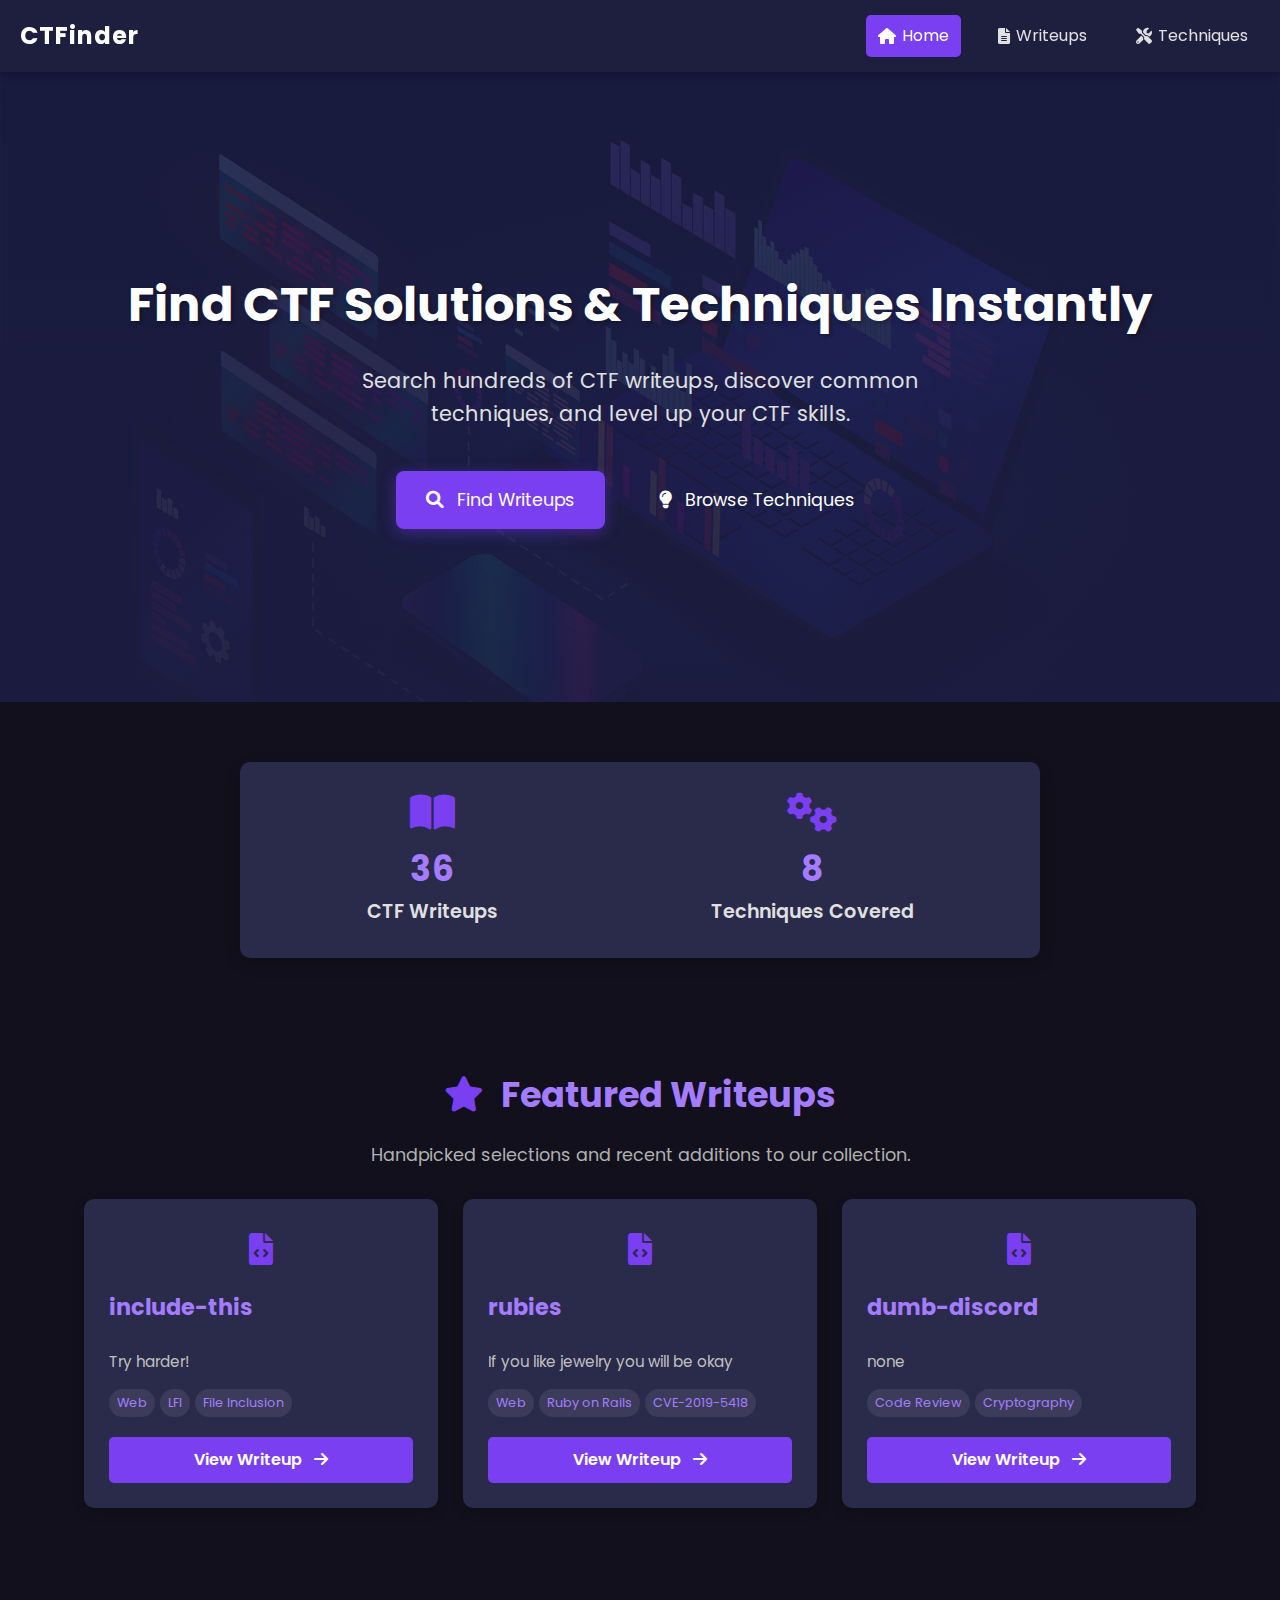
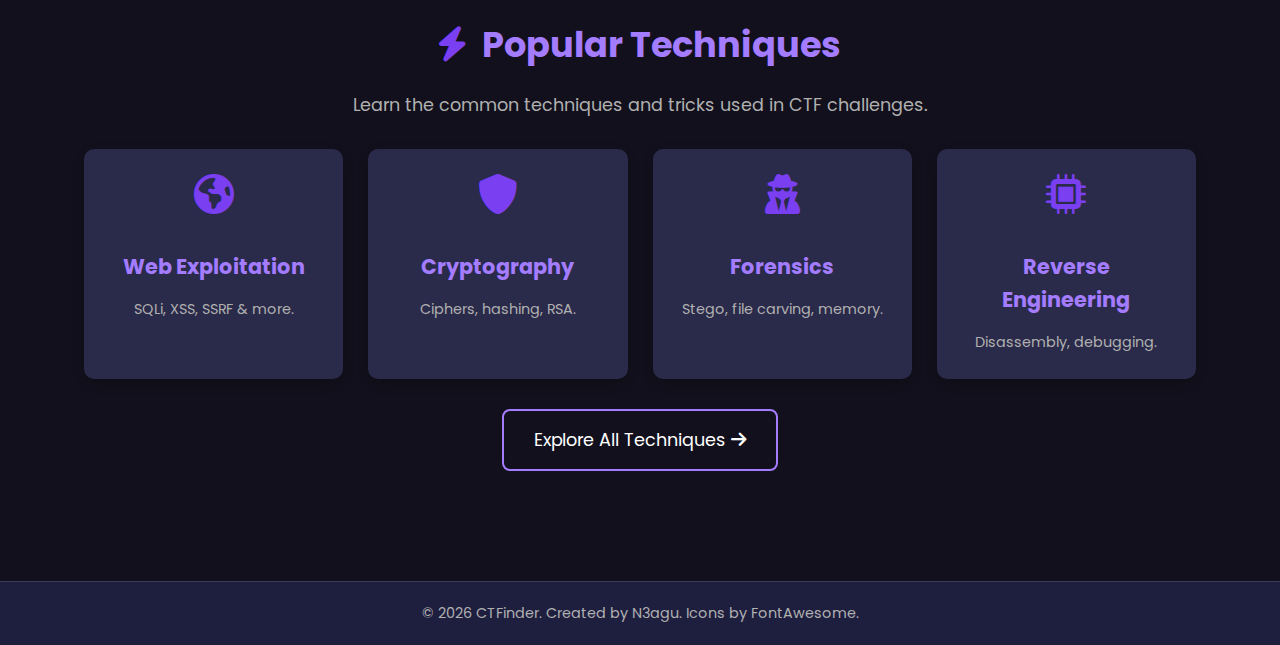
<file: index.html>
<!DOCTYPE html>
<html lang="en">
<head>
    <meta charset="UTF-8">
    <meta name="viewport" content="width=device-width, initial-scale=1.0">
    <title>CTFinder - Home</title>
    <link rel="stylesheet" href="css/style.css">
    <link rel="stylesheet" href="https://cdnjs.cloudflare.com/ajax/libs/font-awesome/6.0.0-beta3/css/all.min.css">
    <link href="https://fonts.googleapis.com/css2?family=Poppins:wght@300;400;600;700&display=swap" rel="stylesheet">
</head>
<body>
    <nav class="navbar">
        <div class="nav-logo">
            <a href="index.html">CTFinder</a>
        </div>
        <button class="nav-toggle" aria-label="toggle navigation" aria-expanded="false">
            <span class="hamburger-icon-bar"></span>
            <span class="hamburger-icon-bar"></span>
            <span class="hamburger-icon-bar"></span>
        </button>
        <ul class="nav-links" id="nav-links-list">
            <li><a href="index.html"><i class="fas fa-home"></i> Home</a></li>
            <li><a href="writeups.html"><i class="fas fa-file-alt"></i> Writeups</a></li>
            <li><a href="techniques.html"><i class="fas fa-tools"></i> Techniques</a></li>
        </ul>
    </nav>

    <header class="hero-section">
        <div class="hero-content">
            <h1>Find CTF Solutions & Techniques Instantly</h1>
            <p class="subtitle">Search hundreds of CTF writeups, discover common techniques, and level up your CTF skills.</p>
            <div class="hero-buttons">
                <a href="writeups.html" class="btn btn-primary"><i class="fas fa-search"></i> Find Writeups</a>
                <a href="techniques.html" class="btn btn-secondary"><i class="fas fa-lightbulb"></i> Browse Techniques</a>
            </div>
        </div>
    </header>

    <main class="container">
        <section class="stats-section">
            <div class="stat-item">
                <i class="fas fa-book-open"></i>
                <p><span id="stats-writeups">0</span> CTF Writeups</p>
            </div>
            <div class="stat-item">
                <i class="fas fa-cogs"></i>
                <p><span id="stats-techniques">8</span> Techniques Covered</p>
            </div>
        </section>

        <section class="home-section">
            <h2 class="section-title"><i class="fas fa-star"></i> Featured Writeups</h2>
            <p class="section-subtitle">Handpicked selections and recent additions to our collection.</p>
            <div class="featured-grid" id="featured-writeups-container">
                </div>
        </section>

        <section class="home-section">
            <h2 class="section-title"><i class="fas fa-bolt"></i> Popular Techniques</h2>
            <p class="section-subtitle">Learn the common techniques and tricks used in CTF challenges.</p>
            <div class="techniques-grid">
                <a href="techniques.html#web" class="technique-card">
                    <i class="fas fa-globe-americas"></i>
                    <h3>Web Exploitation</h3>
                    <p>SQLi, XSS, SSRF & more.</p>
                </a>
                <a href="techniques.html#crypto" class="technique-card">
                    <i class="fas fa-shield-alt"></i>
                    <h3>Cryptography</h3>
                    <p>Ciphers, hashing, RSA.</p>
                </a>
                <a href="techniques.html#forensics" class="technique-card">
                    <i class="fas fa-user-secret"></i>
                    <h3>Forensics</h3>
                    <p>Stego, file carving, memory.</p>
                </a>
                <a href="techniques.html#rev" class="technique-card">
                    <i class="fas fa-microchip"></i>
                    <h3>Reverse Engineering</h3>
                    <p>Disassembly, debugging.</p>
                </a>
            </div>
            <div style="text-align: center; margin-top: 20px;">
                <a href="techniques.html" class="btn btn-secondary">Explore All Techniques <i class="fas fa-arrow-right"></i></a>
            </div>
        </section>
    </main>

    <footer class="footer">
        <p>&copy; <span id="currentYear"></span> CTFinder. Created by N3agu. Icons by FontAwesome.</p>
    </footer>

    <script>
        document.getElementById('currentYear').textContent = new Date().getFullYear();

        // Simple active link highlighter for nav
        const currentLocation = window.location.href;
        const navLinks = document.querySelectorAll('.nav-links a');
        navLinks.forEach(link => {
            link.classList.remove('active'); // Remove active from all
            if (link.href === currentLocation || (link.href.includes('index.html') && currentLocation.endsWith('/'))) {
                link.classList.add('active');
            }
        });
        
        let globalSolvesData = [];

        function slugify(text) {
            if (!text) return 'untitled-writeup';
            return text.toString().toLowerCase()
                .trim()
            .replace(/\s+/g, '-')               // Replace spaces with -
                .replace(/[^\w-]+/g, '')        // Remove all non-word chars
                .replace(/--+/g, '-')           // Replace multiple - with single -
                .replace(/^-+/, '')             // Trim - from start of text
                .replace(/-+$/, '');            // Trim - from end of text
        }

        async function fetchHomePageData() {
            try {
                const response = await fetch('writeups.json');
                if (!response.ok) {
                    throw new Error(`HTTP error! status: ${response.status}`);
                }
                globalSolvesData = await response.json();
                updateStatistics();
                displayFeaturedWriteups();
            } catch (error) {
                console.error("Could not fetch data for home page:", error);
                document.getElementById('stats-writeups').textContent = 'N/A';
                const featuredContainer = document.getElementById('featured-writeups-container');
                if(featuredContainer) featuredContainer.innerHTML = "<p>Could not load featured writeups.</p>";
            }
        }

        function updateStatistics() {
            const writeupsCount = globalSolvesData.length;

            document.getElementById('stats-writeups').textContent = writeupsCount;
        }

        function displayFeaturedWriteups() {
            const container = document.getElementById('featured-writeups-container');
            if (!container) return;

            // Display first 3 writeups as featured, or implement more complex logic (e.g. random, or specific featured flag in JSON)
            const featured = globalSolvesData.slice(0, 3); 
            
            container.innerHTML = ''; // Clear previous content
            if (featured.length === 0 && globalSolvesData.length > 0) {
                 // If there are writeups but less than 3, show what's available
                globalSolvesData.slice(0, globalSolvesData.length).forEach(populateCard);
            } else if (featured.length === 0) {
                container.innerHTML = "<p>No writeups available to feature currently.</p>";
                return;
            }
            
            featured.forEach(solve => {
                const solveSlug = slugify(solve.name);
                const card = document.createElement('div');
                card.className = 'featured-card'; // This will be the new card style for featured writeups
                
                let description = solve.description || 'No description available.';
                if (description.length > 100) {
                    description = description.substring(0, 100) + '...';
                }

                card.innerHTML = `
                    <div class="card-icon-placeholder"><i class="fas fa-file-code"></i></div> <h3>${solve.name || 'Untitled Writeup'}</h3>
                    <p class="card-description">${description.replace(/\n/g, "<br>")}</p>
                    <div class="card-tags">
                        ${(solve.tags && solve.tags.length > 0) ? solve.tags.slice(0,3).map(tag => `<span class="tag">${tag}</span>`).join('') : ''}
                    </div>
                    <a href="writeups.html#solve-${solveSlug}" class="btn-view-writeup">View Writeup <i class="fas fa-arrow-right"></i></a>
                `;
                container.appendChild(card);
            });
        }
        document.addEventListener('DOMContentLoaded', fetchHomePageData);

        document.addEventListener('DOMContentLoaded', () => {
            // Mobile Navigation Toggle
            const navToggle = document.querySelector('.nav-toggle');
            const navLinksList = document.getElementById('nav-links-list');

            if (navToggle && navLinksList) {
                navToggle.addEventListener('click', () => {
                    navLinksList.classList.toggle('active');
                    navToggle.classList.toggle('active'); // For animating the hamburger icon itself
                    // Update aria-expanded attribute
                    const isExpanded = navLinksList.classList.contains('active');
                    navToggle.setAttribute('aria-expanded', isExpanded);
                });
            }

            // Current Year for Footer
            const currentYearSpan = document.getElementById('currentYear');
            if (currentYearSpan) {
                currentYearSpan.textContent = new Date().getFullYear();
            }
            
            // Active Navigation Link Highlighter
            const currentLocation = window.location.href.split('#')[0]; // Ignore hash
            const allNavLinks = document.querySelectorAll('.nav-links a');
            
            allNavLinks.forEach(link => link.classList.remove('active')); // Clear all first

            let bestMatch = null;
            allNavLinks.forEach(link => {
                // Check for exact match or if it's index.html for the root path
                if (link.href === currentLocation || (link.pathname.endsWith('index.html') && (currentLocation.endsWith('/') || currentLocation.endsWith('index.html')))) {
                    bestMatch = link;
                }
                // Check for partial match if not index.html
                else if (link.getAttribute('href') !== 'index.html' && currentLocation.includes(link.getAttribute('href')) && link.getAttribute('href') !== '') {
                     if (!bestMatch || (bestMatch.getAttribute('href') === 'index.html')) { // Prioritize more specific matches over index
                        bestMatch = link;
                    }
                }
            });

            if (bestMatch) {
                bestMatch.classList.add('active');
            } else { // Fallback for root if no other match and index.html is present
                const homeLink = document.querySelector('.nav-links a[href="index.html"]');
                if (homeLink && (currentLocation.endsWith('/') || currentLocation.endsWith('index.html'))) {
                    homeLink.classList.add('active');
                }
            }
        });
    </script>
</body>
</html>
</file>
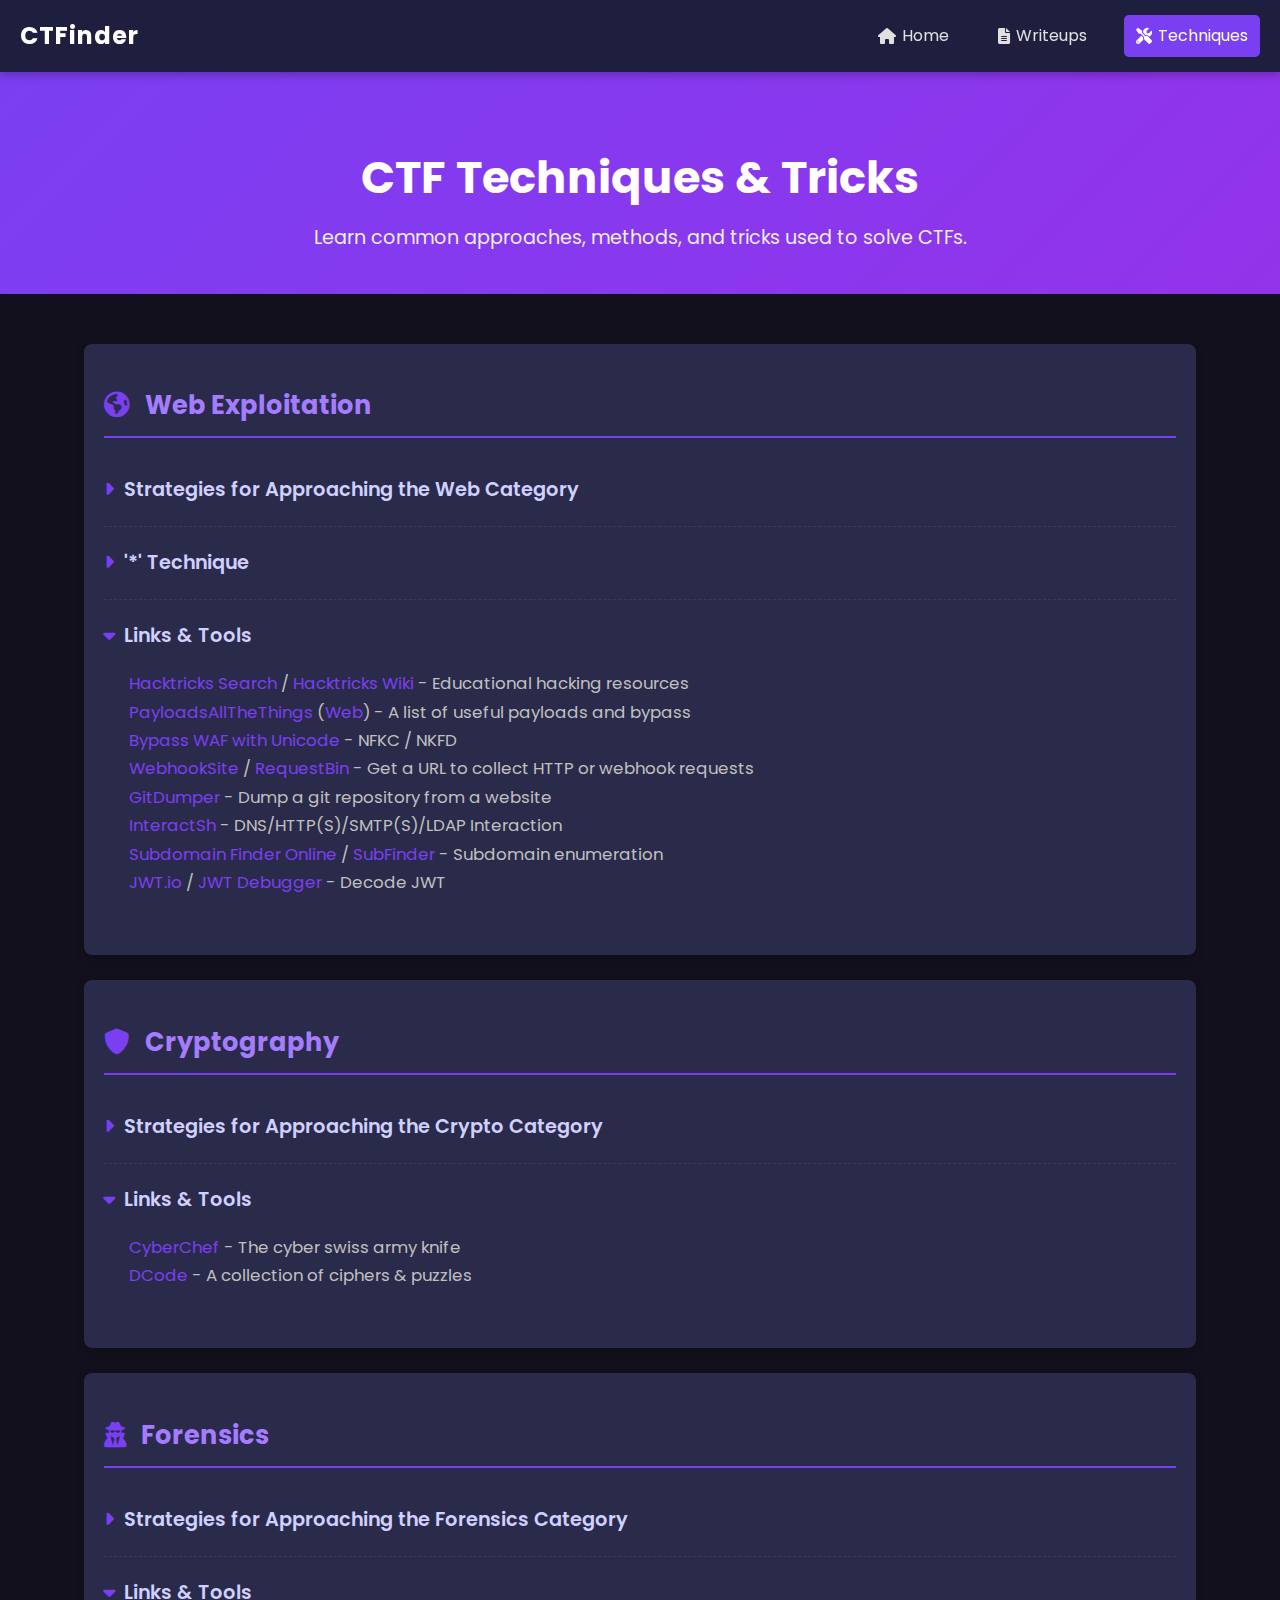
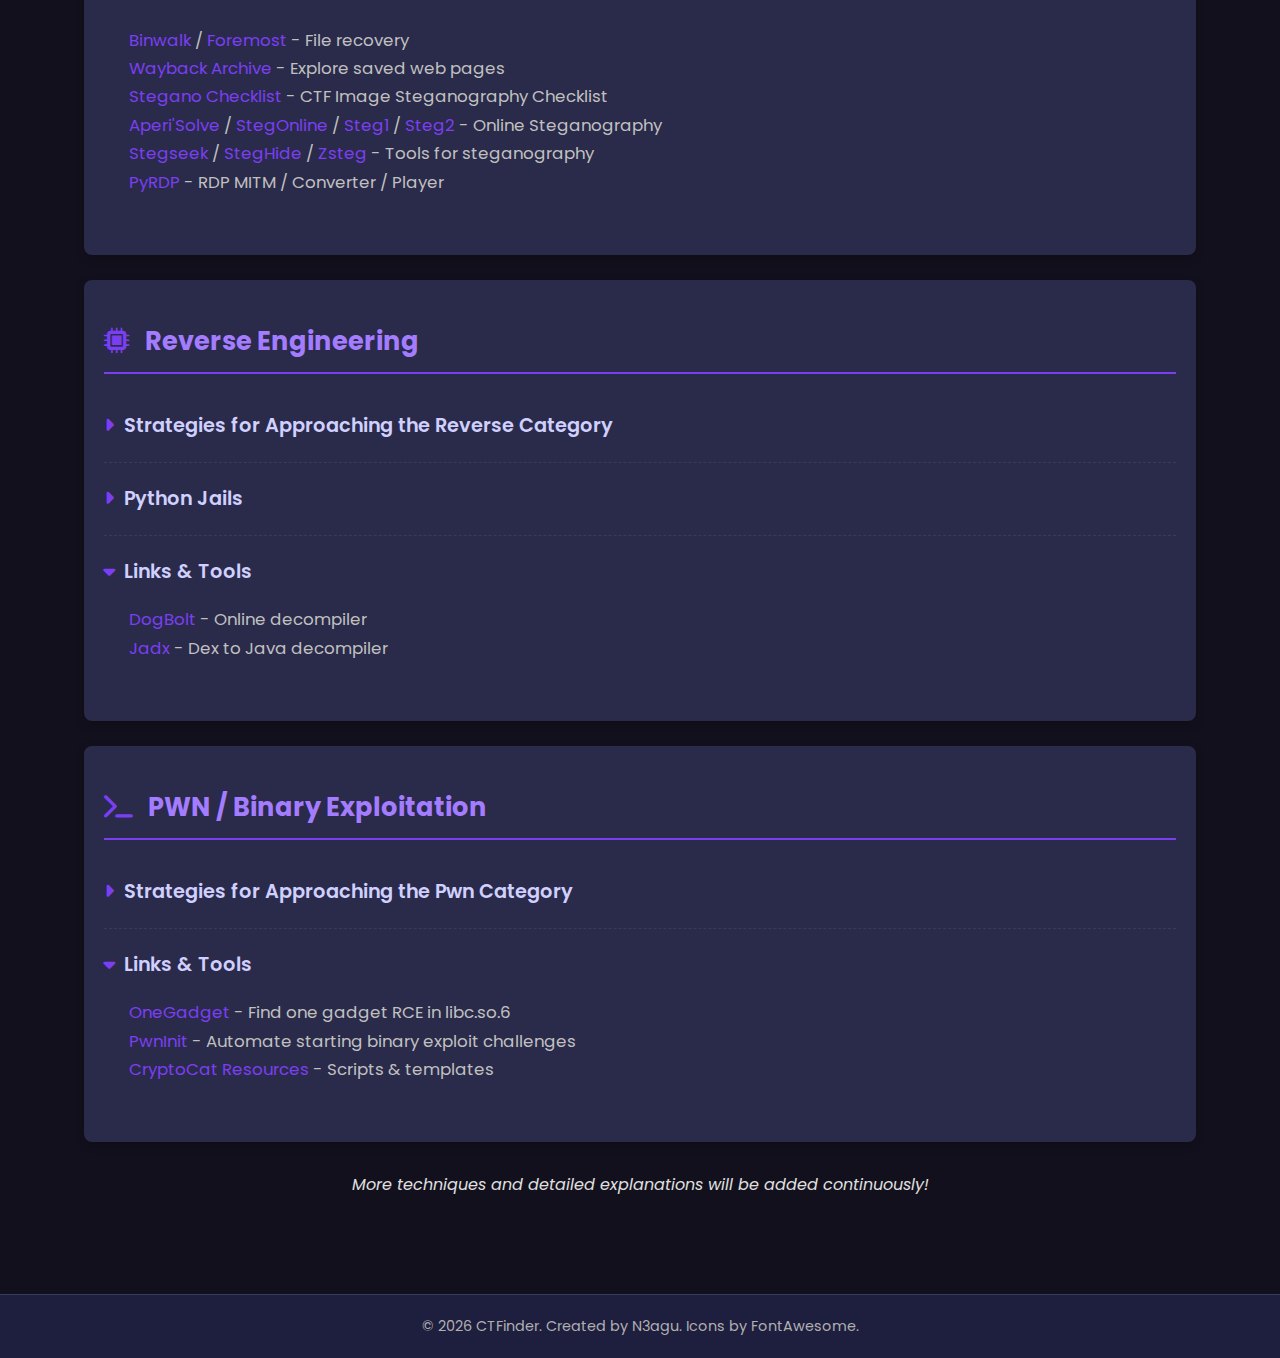
<file: techniques.html>
<!DOCTYPE html>
<html lang="en">
<head>
    <meta charset="UTF-8">
    <meta name="viewport" content="width=device-width, initial-scale=1.0">
    <title>CTFinder - Techniques</title>
    <link rel="stylesheet" href="css/style.css">
    <link rel="stylesheet" href="https://cdnjs.cloudflare.com/ajax/libs/font-awesome/6.0.0-beta3/css/all.min.css">
    <link href="https://fonts.googleapis.com/css2?family=Poppins:wght@300;400;600;700&display=swap" rel="stylesheet">
</head>
<body>
    <nav class="navbar">
        <div class="nav-logo">
            <a href="index.html">CTFinder</a>
        </div>
        <button class="nav-toggle" aria-label="toggle navigation" aria-expanded="false">
            <span class="hamburger-icon-bar"></span>
            <span class="hamburger-icon-bar"></span>
            <span class="hamburger-icon-bar"></span>
        </button>
        <ul class="nav-links" id="nav-links-list">
            <li><a href="index.html"><i class="fas fa-home"></i> Home</a></li>
            <li><a href="writeups.html"><i class="fas fa-file-alt"></i> Writeups</a></li>
            <li><a href="techniques.html"><i class="fas fa-tools"></i> Techniques</a></li>
        </ul>
    </nav>

    <div class="page-header">
        <h1>CTF Techniques & Tricks</h1>
        <p class="subtitle">Learn common approaches, methods, and tricks used to solve CTFs.</p>
    </div>

    <main class="container techniques-content">
        <section class="technique-category" id="web">
            <h2><i class="fas fa-globe-americas"></i> Web Exploitation</h2>
            <ul>
                <li>
                    <details>
                        <summary>Strategies for Approaching the Web Category</summary>
                        <div class="technique-details-content">
                            <p>
                                Is it a web app and is it a known application?<br>
                                - CVE > Custom module vulnerabilities > Misconfiguration > Information Leak > Accumulated CVEs<br><br>
                                
                                Is it a web app and an admin performs some action at intervals?<br>
                                - XSS 99% > SSRF + Redirect + CSRF<br><br>
                                
                                Is it a web app that requests a URL?<br>
                                - SSRF > AFR > XSS > Code Injection > etc.<br><br>
                                
                                Is it a web app that requests a file upload?<br>
                                - AFU > Code Injection > Code Execution<br><br>
                                
                                Is it a web app with a login panel?<br>
                                - SQLi > Broken Authentication > Weak Password<br><br>

                                Is it a web app with obfuscated or weird JavaScript?<br>
                                - Web reverse engineering > XSS<br><br>

                                Is it a web app with a tabular input form?<br>
                                - 99% chance of poor man's SQLi<br><br>

                                Is it a full app with dozens of endpoints?<br>
                                - IDOR > Broken Authentication > Vulnerable Sessions > Race Conditions > everything
                            </p>
                            </div>
                    </details>
                </li>
                <li>
                    <details>
                        <summary>'*' Technique</summary>
                        <div class="technique-details-content">
                            A file named with a leading dash ('-la', '-w1') can be interpreted as a command-line option when using glob patterns like 'ls *', potentially causing unintended behavior or creating an attack vector. This technique exploits how command-line utilities parse arguments starting with '-'.
                        </div>
                    </details>
                </li>
                <li>
                    <details open>
                        <summary>Links & Tools</summary>
                        <div class="technique-details-content">
                            <a href="https://www.hacktricks.wiki/">Hacktricks Search</a> / <a href="https://book.hacktricks.wiki/en/index.html">Hacktricks Wiki</a> - Educational hacking resources<br>
                            <a href="https://github.com/swisskyrepo/PayloadsAllTheThings">PayloadsAllTheThings</a> (<a href="https://swisskyrepo.github.io/PayloadsAllTheThings/">Web</a>) - A list of useful payloads and bypass<br>
                            <a href="https://jlajara.gitlab.io/Bypass_WAF_Unicode">Bypass WAF with Unicode</a> - NFKC / NKFD<br>
                            <a href="https://webhook.site">WebhookSite</a> / <a href="https://pipedream.com/requestbin">RequestBin</a> - Get a URL to collect HTTP or webhook requests<br>
                            <a href="https://github.com/arthaud/git-dumper">GitDumper</a> - Dump a git repository from a website<br>
                            <a href="https://github.com/projectdiscovery/interactsh">InteractSh</a> - DNS/HTTP(S)/SMTP(S)/LDAP Interaction<br>
                            <a href="https://subdomainfinder.c99.nl/index.php">Subdomain Finder Online</a> / <a href="https://github.com/projectdiscovery/subfinder">SubFinder</a> - Subdomain enumeration<br>
                            <a href="https://jwt.io/">JWT.io</a> / <a href="https://token.dev/">JWT Debugger</a> - Decode JWT<br>
                            </div>
                    </details>
                </li>
            </ul>
        </section>

        <section class="technique-category" id="crypto">
            <h2><i class="fas fa-shield-alt"></i> Cryptography</h2>
            <ul>
                <li>
                    <details>
                        <summary>Strategies for Approaching the Crypto Category</summary>
                        <div class="technique-details-content">
                        </div>
                    </details>
                </li>
                <li>
                    <details open>
                        <summary>Links & Tools</summary>
                        <div class="technique-details-content">
                            <a href="https://gchq.github.io/CyberChef/">CyberChef</a> - The cyber swiss army knife<br>
                            <a href="https://www.dcode.fr/en">DCode</a> - A collection of ciphers & puzzles<br>
                        </div>
                    </details>
                </li>
            </ul>
        </section>

        <section class="technique-category" id="forensics">
            <h2><i class="fas fa-user-secret"></i> Forensics</h2>
            <ul>
                <li>
                    <details>
                        <summary>Strategies for Approaching the Forensics Category</summary>
                        <div class="technique-details-content">
                        </div>
                    </details>
                </li>
                <li>
                    <details open>
                        <summary>Links & Tools</summary>
                        <div class="technique-details-content">
                            <a href="https://www.kali.org/tools/binwalk/">Binwalk</a> / <a href="https://www.kali.org/tools/foremost/">Foremost</a> - File recovery<br>
                            <a href="https://web.archive.org/">Wayback Archive</a> - Explore saved web pages<br>
                            <a href="https://georgeom.net/StegOnline/checklist">Stegano Checklist</a> - CTF Image Steganography Checklist<br>
                            <a href="https://aperisolve.fr/">Aperi'Solve</a> / <a href="https://georgeom.net/StegOnline/upload">StegOnline</a> / <a href="https://stylesuxx.github.io/steganography/">Steg1</a> / <a href="https://futureboy.us/stegano/decinput.html">Steg2</a> - Online Steganography<br>
                            <a href="https://github.com/RickdeJager/stegseek">Stegseek</a> / <a href="https://steghide.sourceforge.net/download.php">StegHide</a> / <a href="https://github.com/zed-0xff/zsteg">Zsteg</a> - Tools for steganography<br>
                            <a href="https://github.com/GoSecure/pyrdp">PyRDP</a> - RDP MITM / Converter / Player<br>
                        </div>
                    </details>
                </li>
            </ul>
        </section>

        <section class="technique-category" id="rev">
            <h2><i class="fas fa-microchip"></i> Reverse Engineering</h2>
            <ul>
                <li>
                    <details>
                        <summary>Strategies for Approaching the Reverse Category</summary>
                        <div class="technique-details-content">
                        </div>
                    </details>
                </li>
                <li>
                    <details>
                        <summary>Python Jails</summary>
                        <div class="technique-details-content">
                            - Try breakpoint() / ᴮreakpoint() / 𝘣𝘳𝘦𝘢𝘬𝘱𝘰𝘪𝘯𝘵() / use <a href="https://www.compart.com/en/unicode/">Unicode</a><br>
                            - Length bypass using <a href="https://en.wikipedia.org/wiki/Ligature_(writing)">Ligatures</a> (combined characters)
                        </div>
                    </details>
                </li>
                <li>
                    <details open>
                        <summary>Links & Tools</summary>
                        <div class="technique-details-content">
                            <a href="https://dogbolt.org/">DogBolt</a> - Online decompiler<br>
                            <a href="https://github.com/skylot/jadx">Jadx</a> - Dex to Java decompiler<br>
                        </div>
                    </details>
                </li>
            </ul>
        </section>

         <section class="technique-category" id="pwn">
            <h2><i class="fas fa-terminal"></i> PWN / Binary Exploitation</h2>
            <ul>
                <li>
                    <details>
                        <summary>Strategies for Approaching the Pwn Category</summary>
                        </div>
                    </details>
                </li>
                <li>
                    <details open>
                        <summary>Links & Tools</summary>
                        <div class="technique-details-content">
                            <a href="https://github.com/david942j/one_gadget">OneGadget</a> - Find one gadget RCE in libc.so.6<br>
                            <a href="https://github.com/io12/pwninit">PwnInit</a> - Automate starting binary exploit challenges<br>
                            <a href="https://github.com/Crypto-Cat/CTF/tree/main/pwn">CryptoCat Resources</a> - Scripts & templates<br>
                        </div>
                    </details>
                </li>
            </ul>
        </section>
        <p style="text-align: center; margin-top: 30px; font-style: italic;">More techniques and detailed explanations will be added continuously!</p>
    </main>

    <footer class="footer">
        <p>&copy; <span id="currentYear"></span> CTFinder. Created by N3agu. Icons by FontAwesome.</p>
    </footer>
    <script>
        document.getElementById('currentYear').textContent = new Date().getFullYear();
        // Simple active link highlighter for nav
        const currentLocation = window.location.href.split('#')[0]; // Ignore hash for active link
        const navLinks = document.querySelectorAll('.nav-links a');
        navLinks.forEach(link => {
            link.classList.remove('active');
            if (link.href === currentLocation || (link.href.endsWith('index.html') && (currentLocation.endsWith('/') || currentLocation.endsWith('index.html')) )) {
                 link.classList.add('active');
            } else if (currentLocation.includes(link.getAttribute('href')) && link.getAttribute('href') !== 'index.html' && link.getAttribute('href') !== '') {
                 link.classList.add('active');
            }
        });
         // Ensure correct active link if on a specific page not index
        if (window.location.pathname.endsWith('/') || window.location.pathname.endsWith('index.html')) {
            document.querySelectorAll('.nav-links a.active').forEach(active => active.classList.remove('active'));
            const homeLink = document.querySelector('.nav-links a[href="index.html"]');
            if (homeLink) homeLink.classList.add('active');
        } else if (window.location.pathname.endsWith('techniques.html')) {
            document.querySelectorAll('.nav-links a.active').forEach(active => active.classList.remove('active'));
            document.querySelector('.nav-links a[href="techniques.html"]').classList.add('active');
        } else if (window.location.pathname.endsWith('writeups.html')) {
            document.querySelectorAll('.nav-links a.active').forEach(active => active.classList.remove('active'));
            document.querySelector('.nav-links a[href="writeups.html"]').classList.add('active');
        }

        document.addEventListener('DOMContentLoaded', () => {
            // Mobile Navigation Toggle
            const navToggle = document.querySelector('.nav-toggle');
            const navLinksList = document.getElementById('nav-links-list');

            if (navToggle && navLinksList) {
                navToggle.addEventListener('click', () => {
                    navLinksList.classList.toggle('active');
                    navToggle.classList.toggle('active'); // For animating the hamburger icon itself
                    // Update aria-expanded attribute
                    const isExpanded = navLinksList.classList.contains('active');
                    navToggle.setAttribute('aria-expanded', isExpanded);
                });
            }

            // Current Year for Footer
            const currentYearSpan = document.getElementById('currentYear');
            if (currentYearSpan) {
                currentYearSpan.textContent = new Date().getFullYear();
            }
            
            // Active Navigation Link Highlighter
            const currentLocation = window.location.href.split('#')[0]; // Ignore hash
            const allNavLinks = document.querySelectorAll('.nav-links a');
            
            allNavLinks.forEach(link => link.classList.remove('active')); // Clear all first

            let bestMatch = null;
            allNavLinks.forEach(link => {
                // Check for exact match or if it's index.html for the root path
                if (link.href === currentLocation || (link.pathname.endsWith('index.html') && (currentLocation.endsWith('/') || currentLocation.endsWith('index.html')))) {
                    bestMatch = link;
                }
                // Check for partial match if not index.html
                else if (link.getAttribute('href') !== 'index.html' && currentLocation.includes(link.getAttribute('href')) && link.getAttribute('href') !== '') {
                     if (!bestMatch || (bestMatch.getAttribute('href') === 'index.html')) { // Prioritize more specific matches over index
                        bestMatch = link;
                    }
                }
            });

            if (bestMatch) {
                bestMatch.classList.add('active');
            } else { // Fallback for root if no other match and index.html is present
                const homeLink = document.querySelector('.nav-links a[href="index.html"]');
                if (homeLink && (currentLocation.endsWith('/') || currentLocation.endsWith('index.html'))) {
                    homeLink.classList.add('active');
                }
            }
        });
    </script>
</body>
</html>
</file>
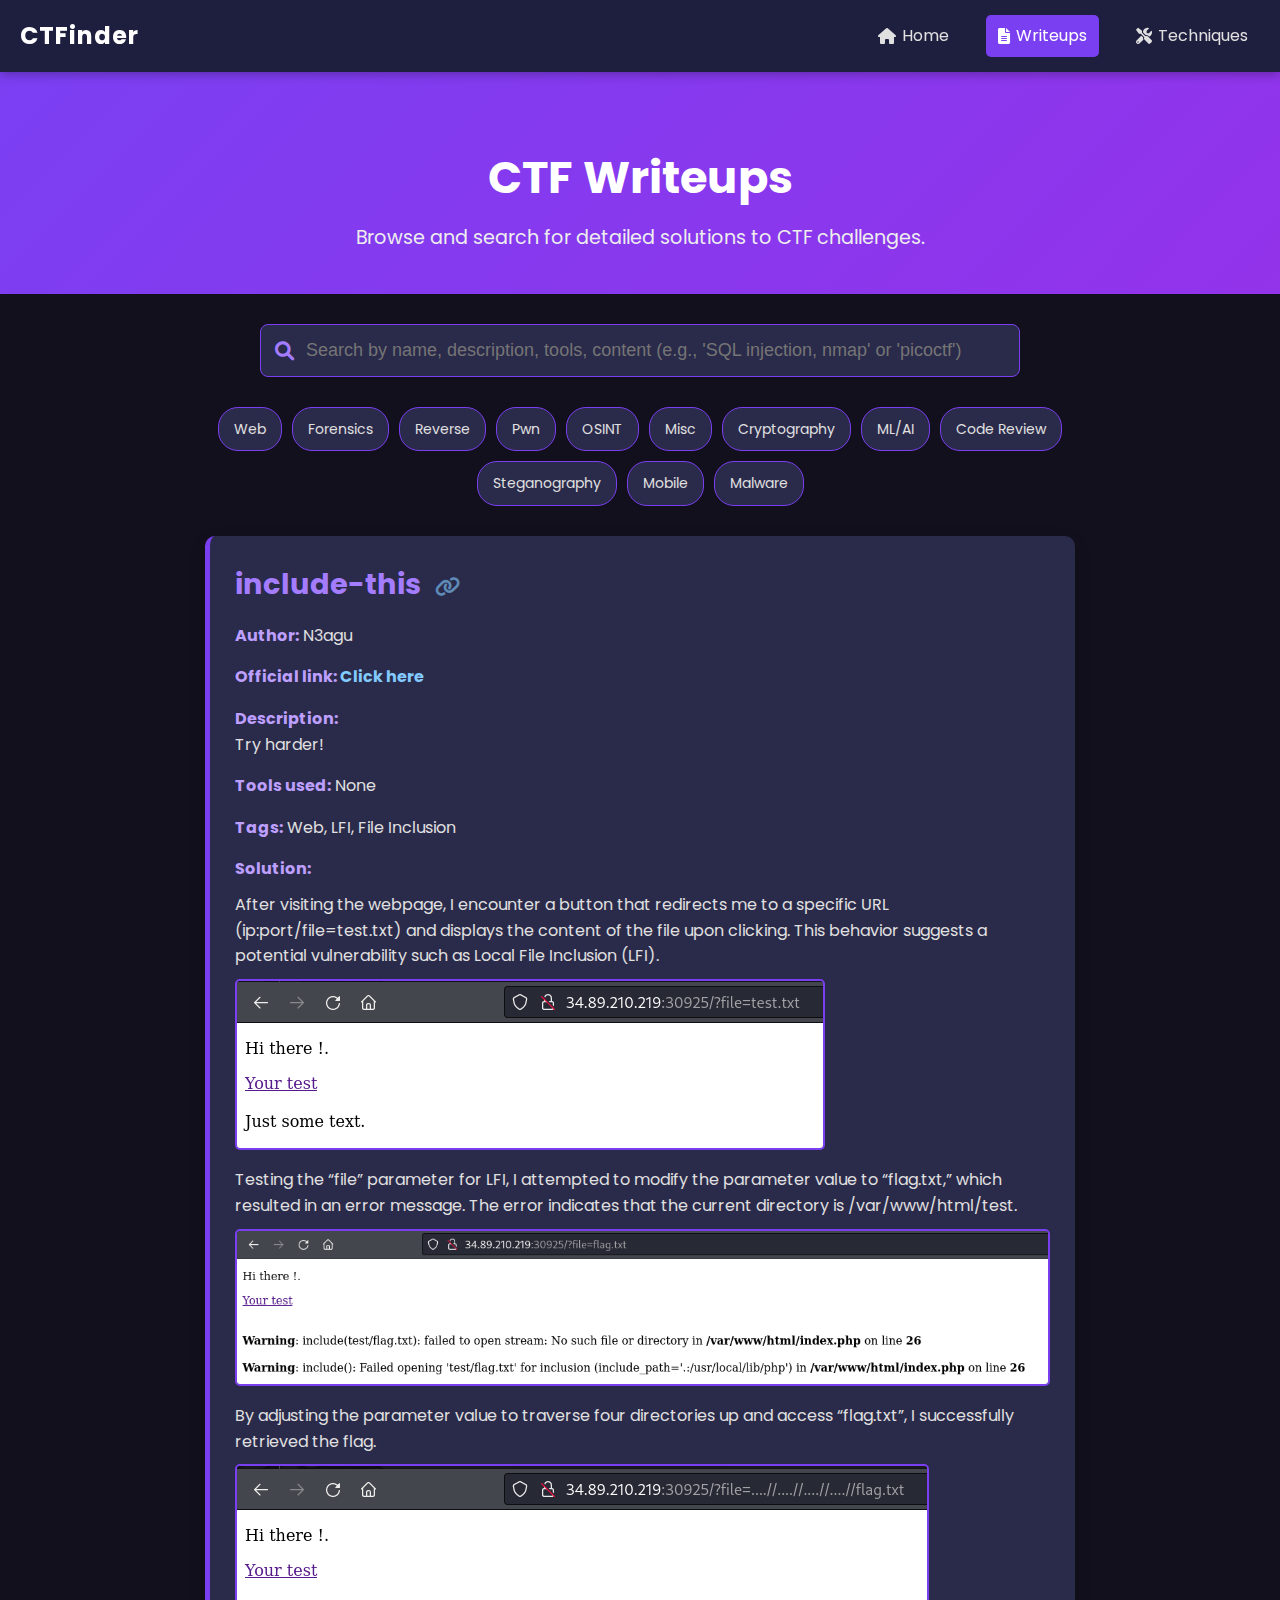
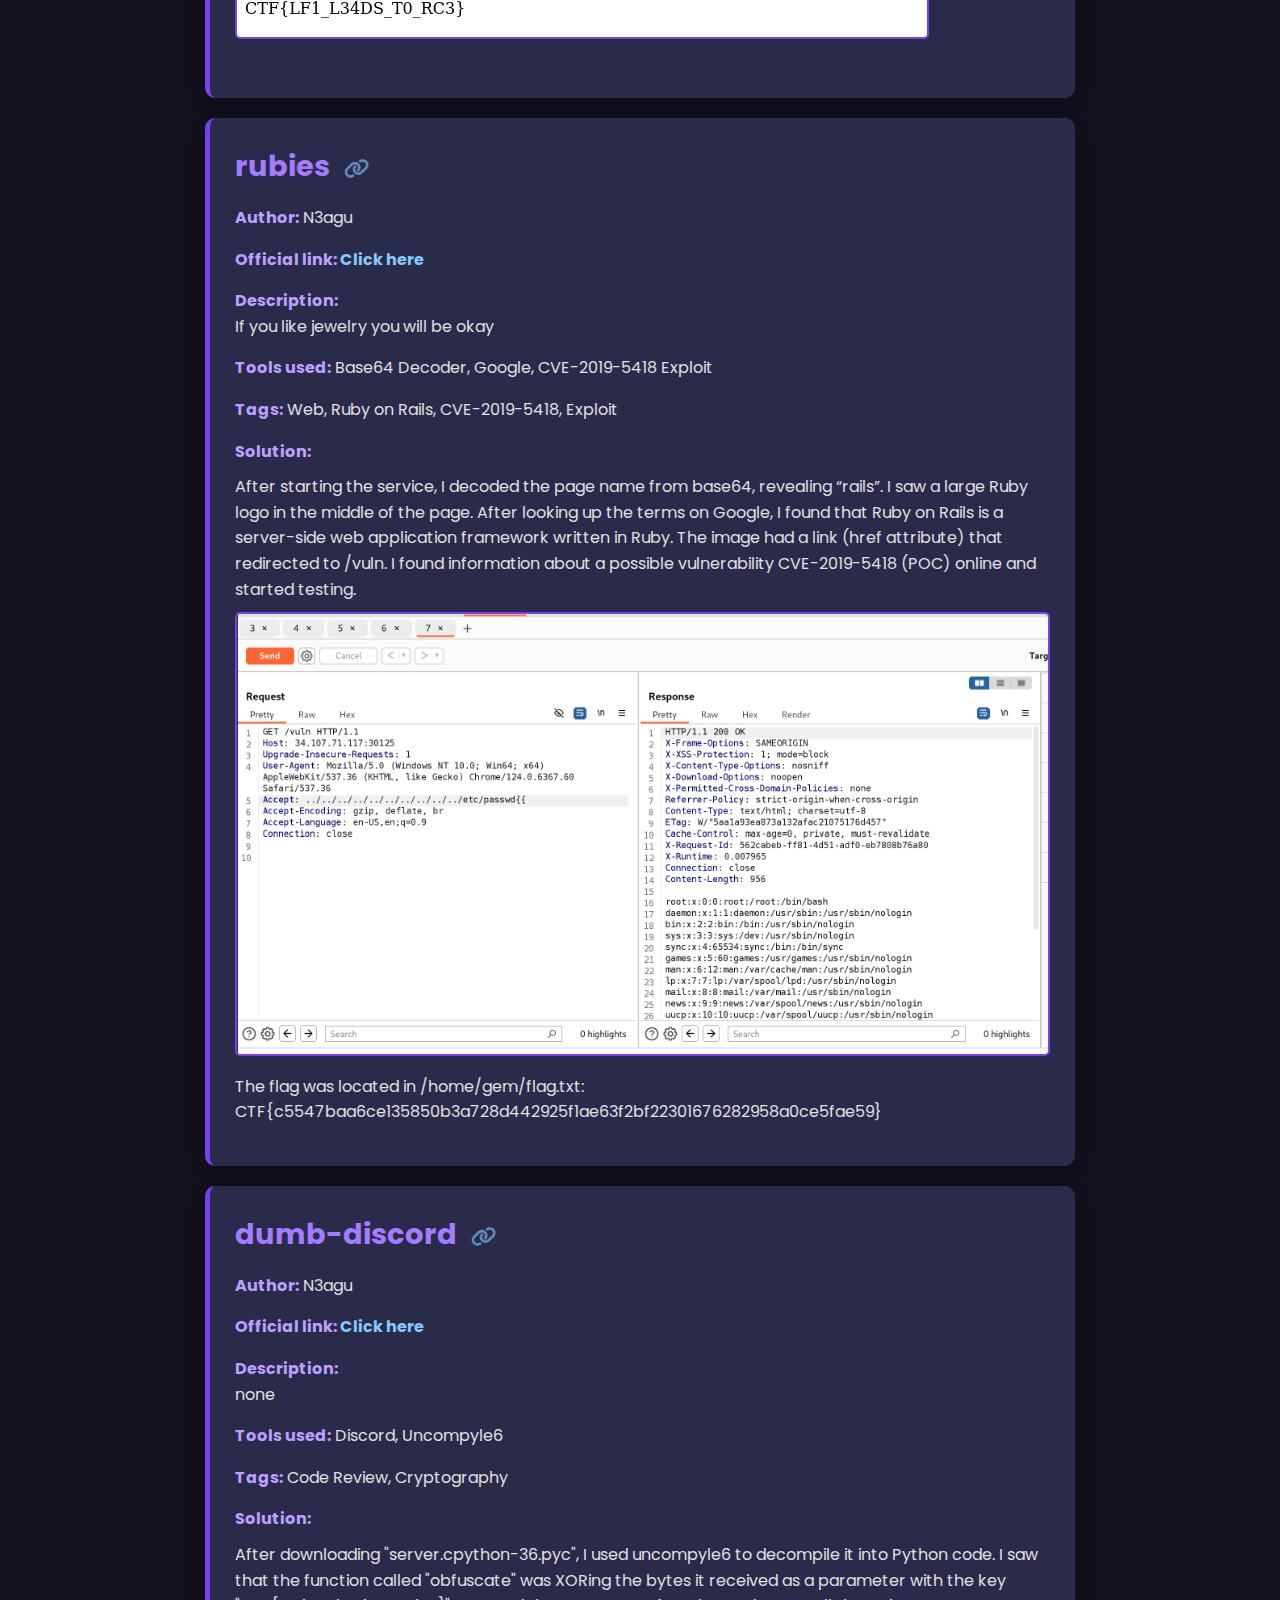
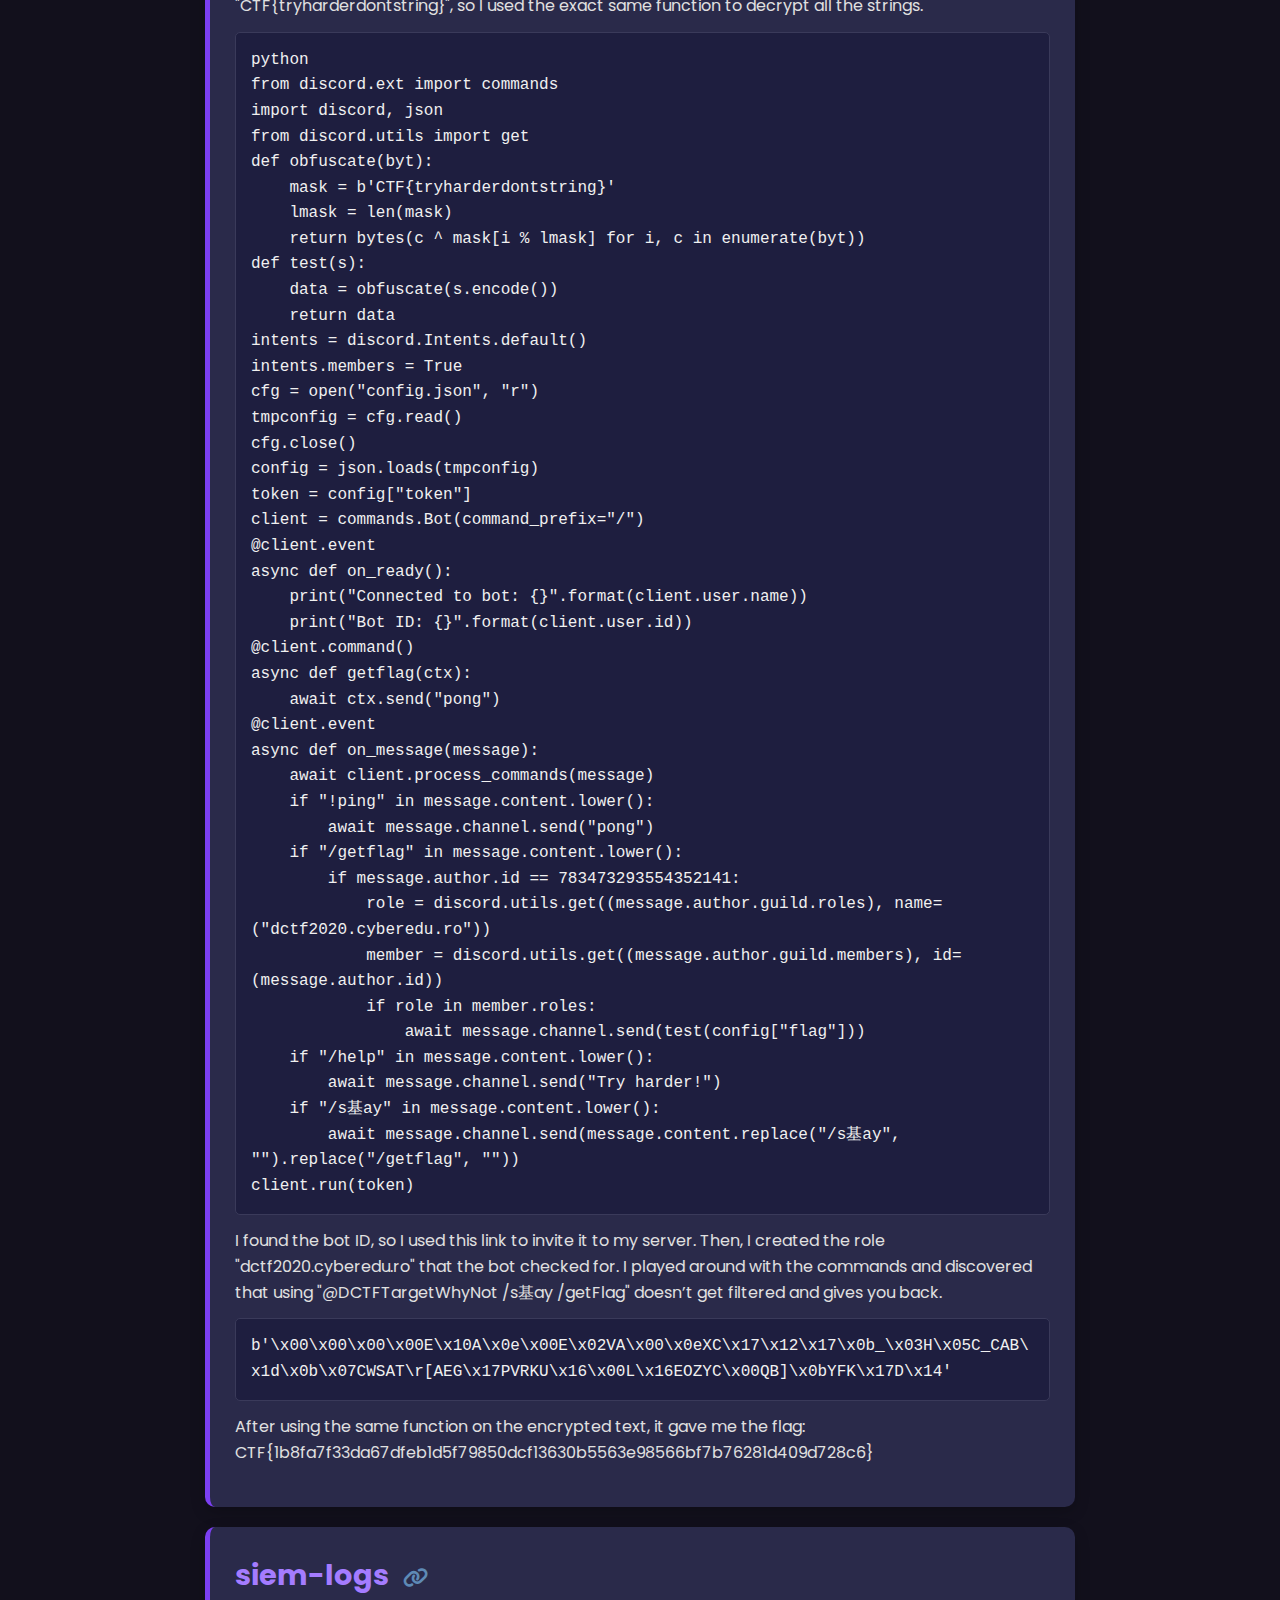
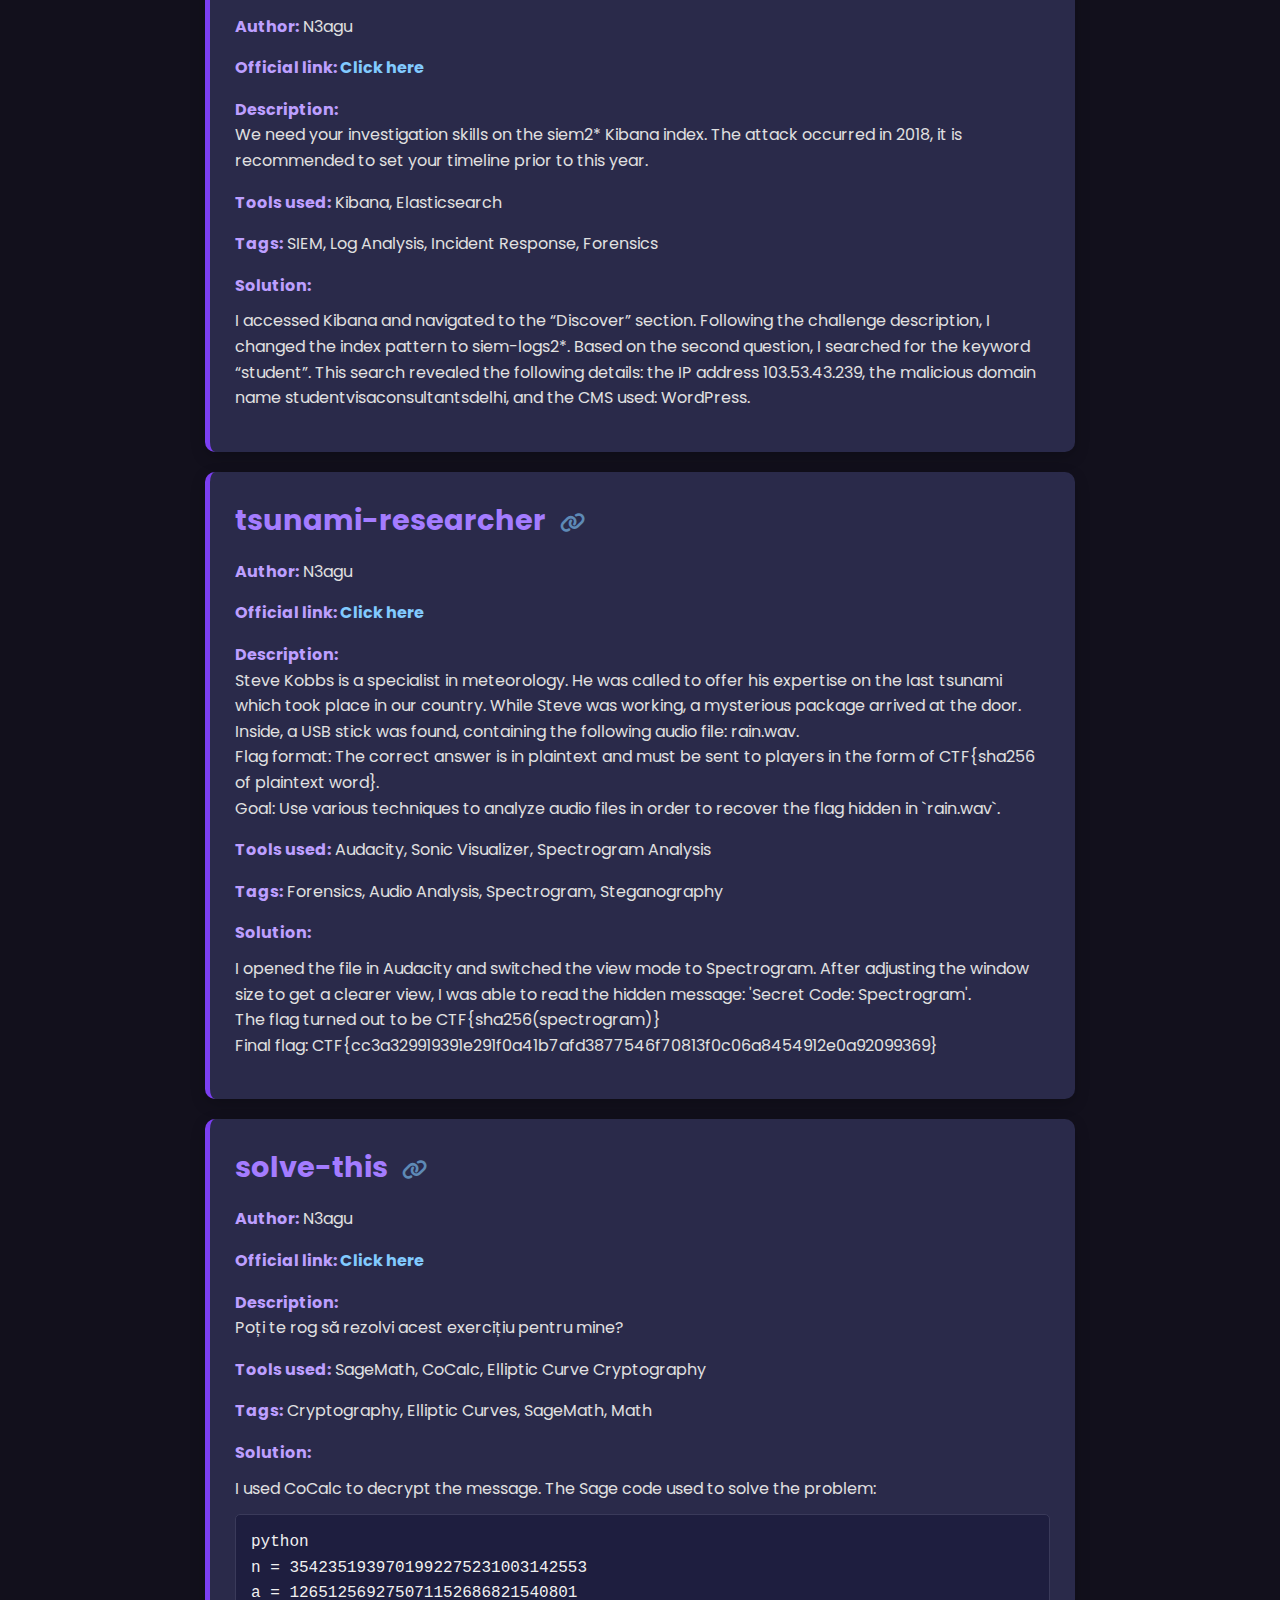
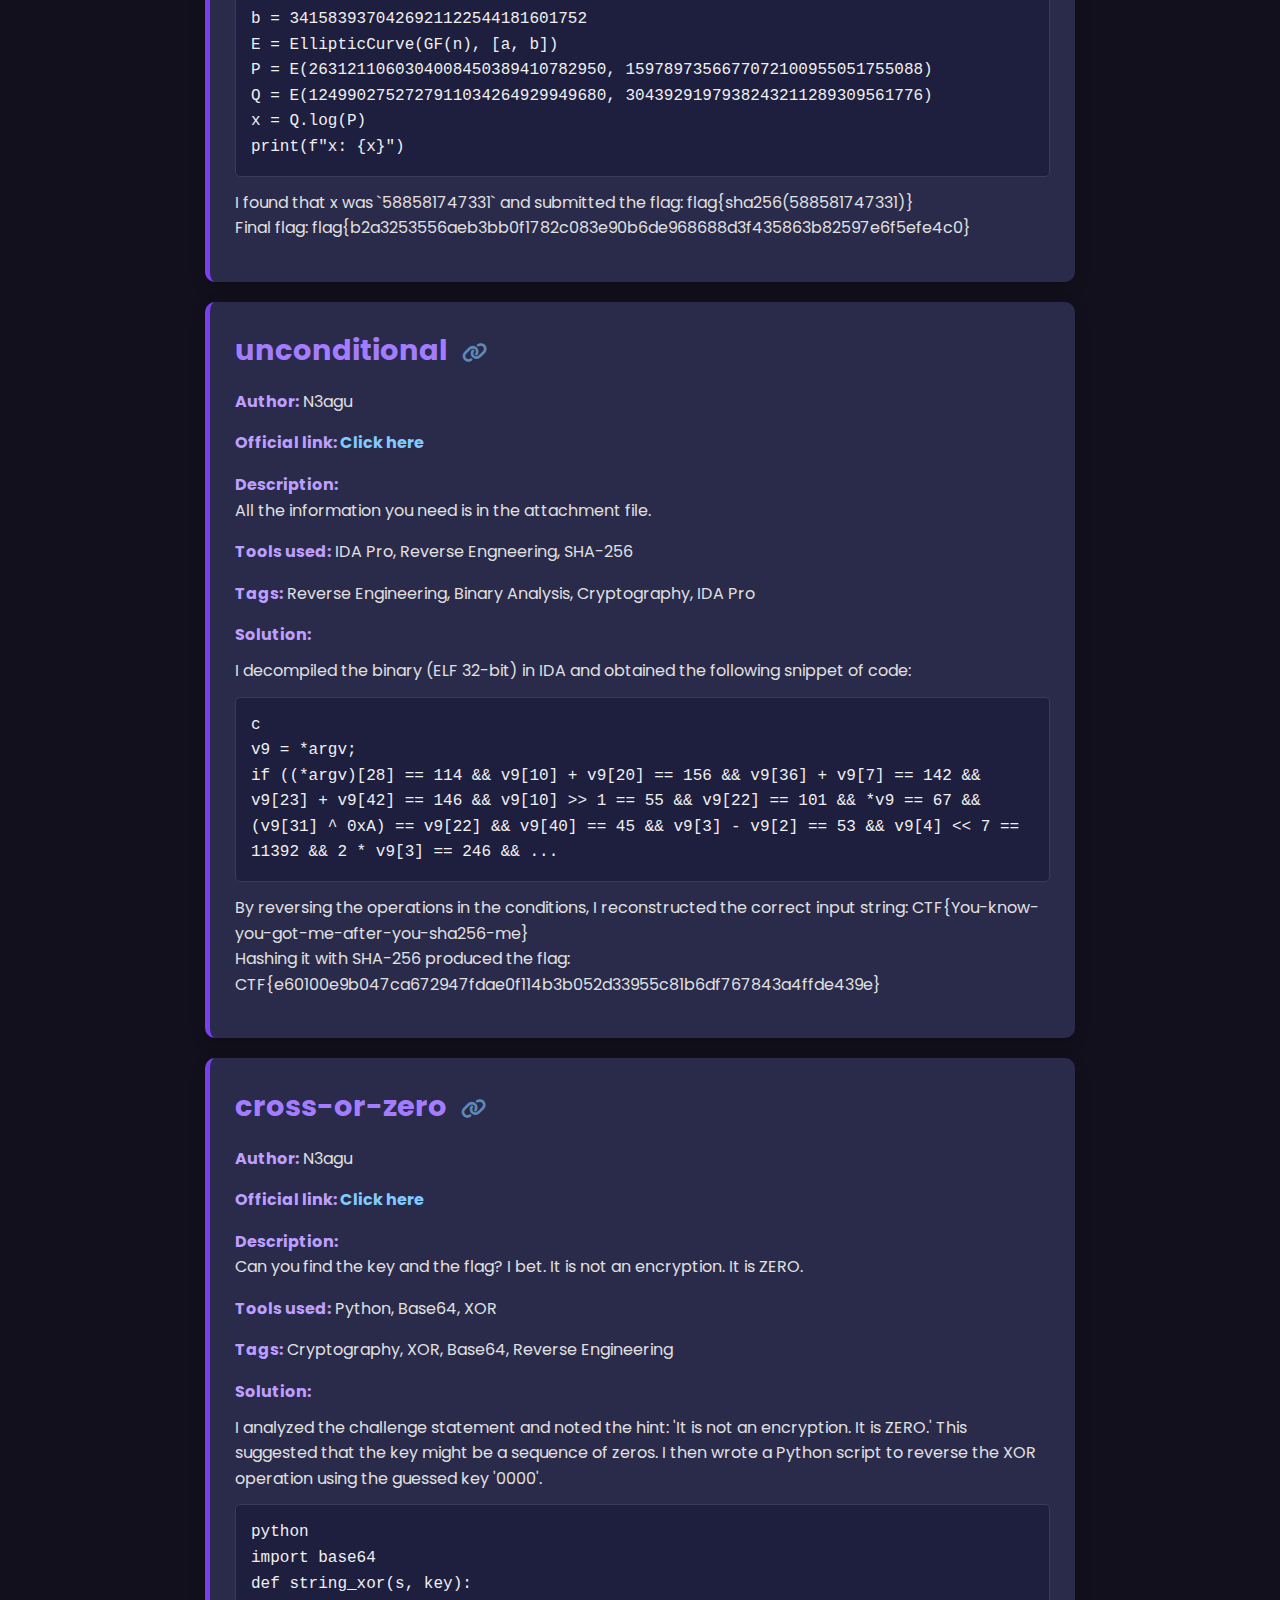
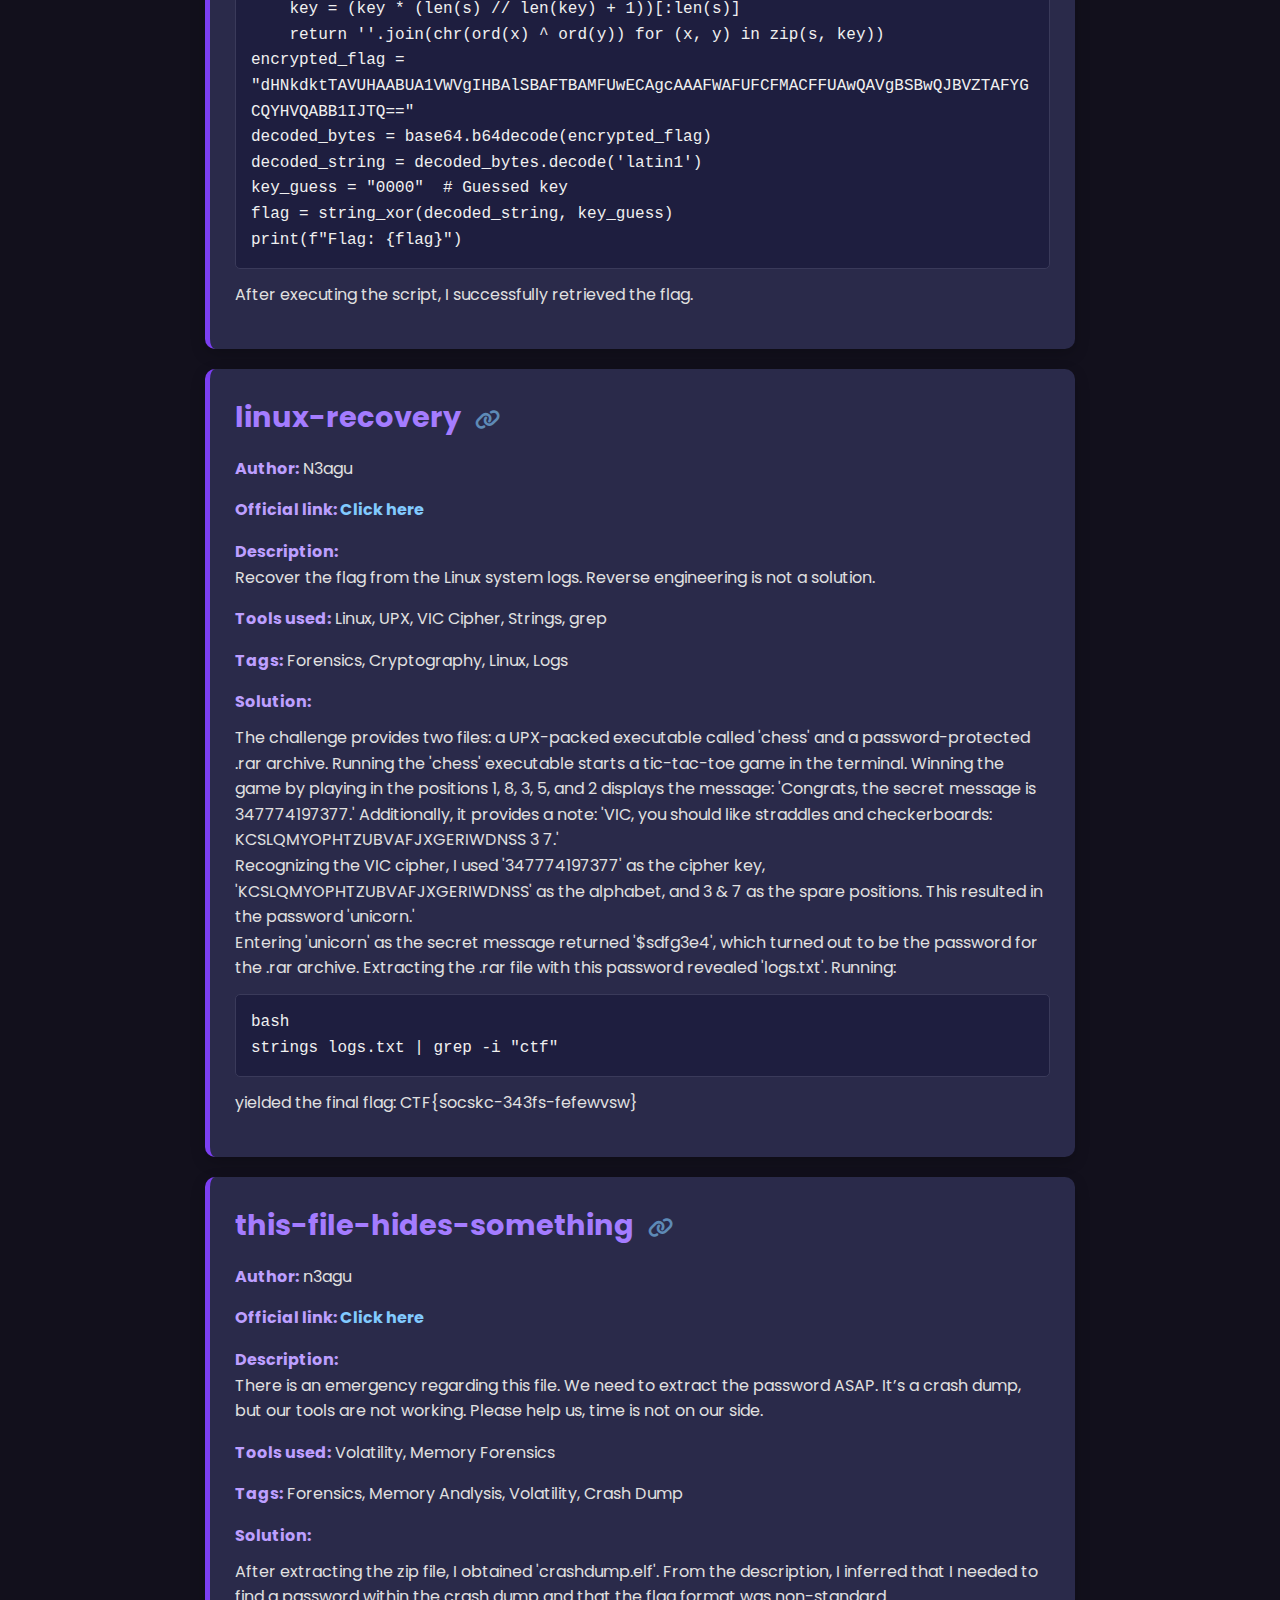
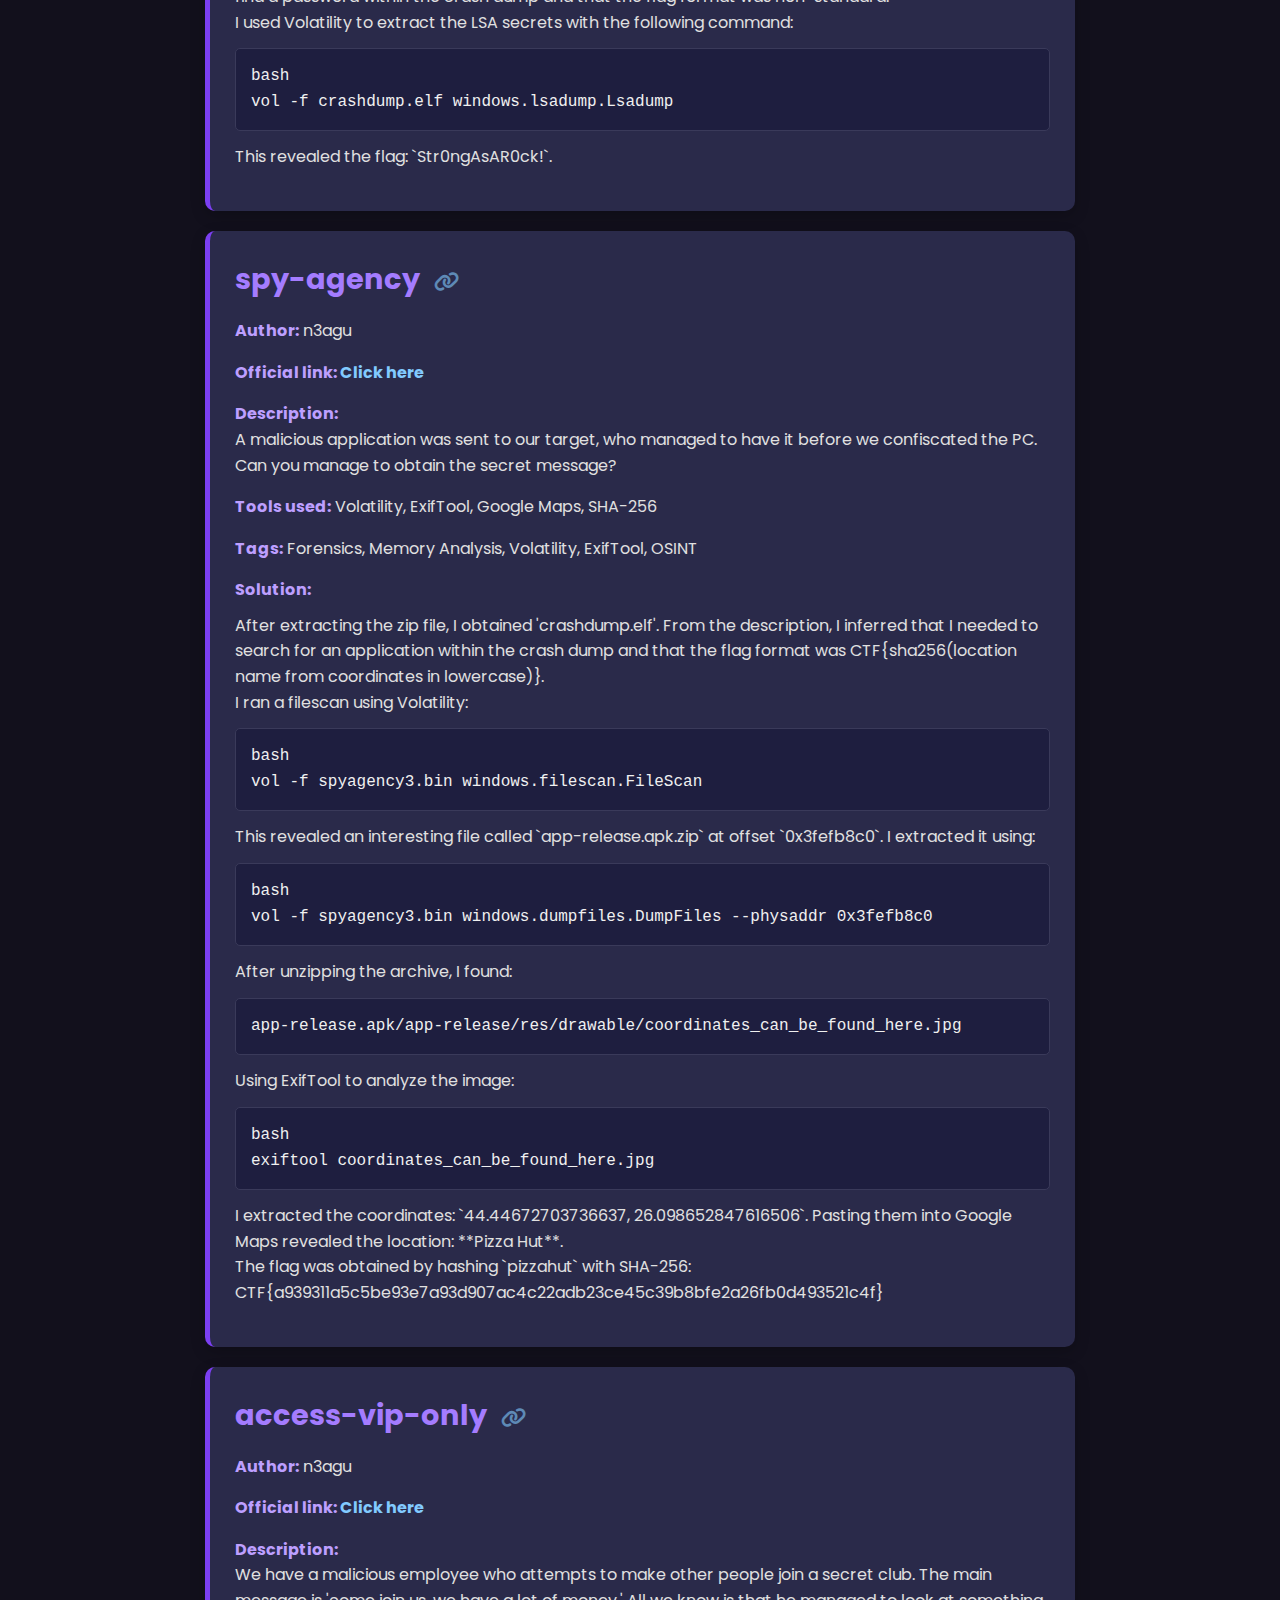
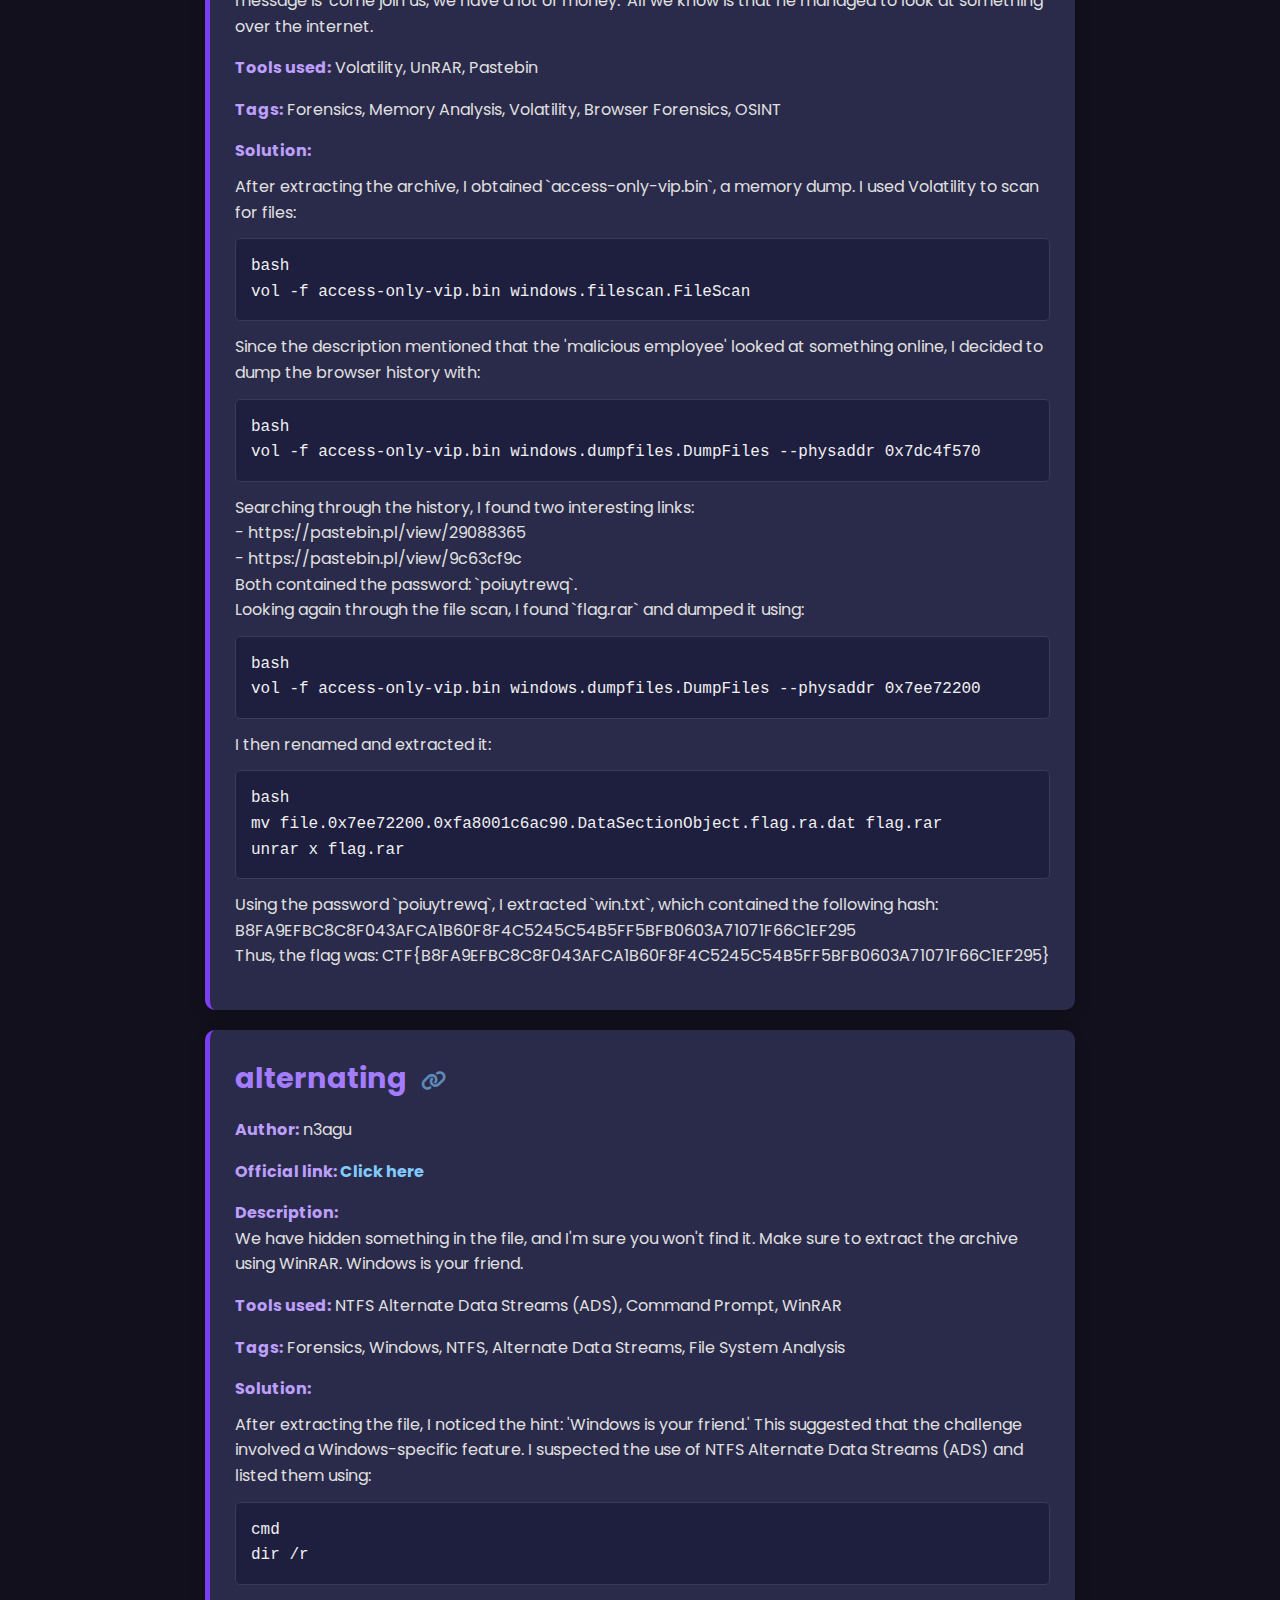
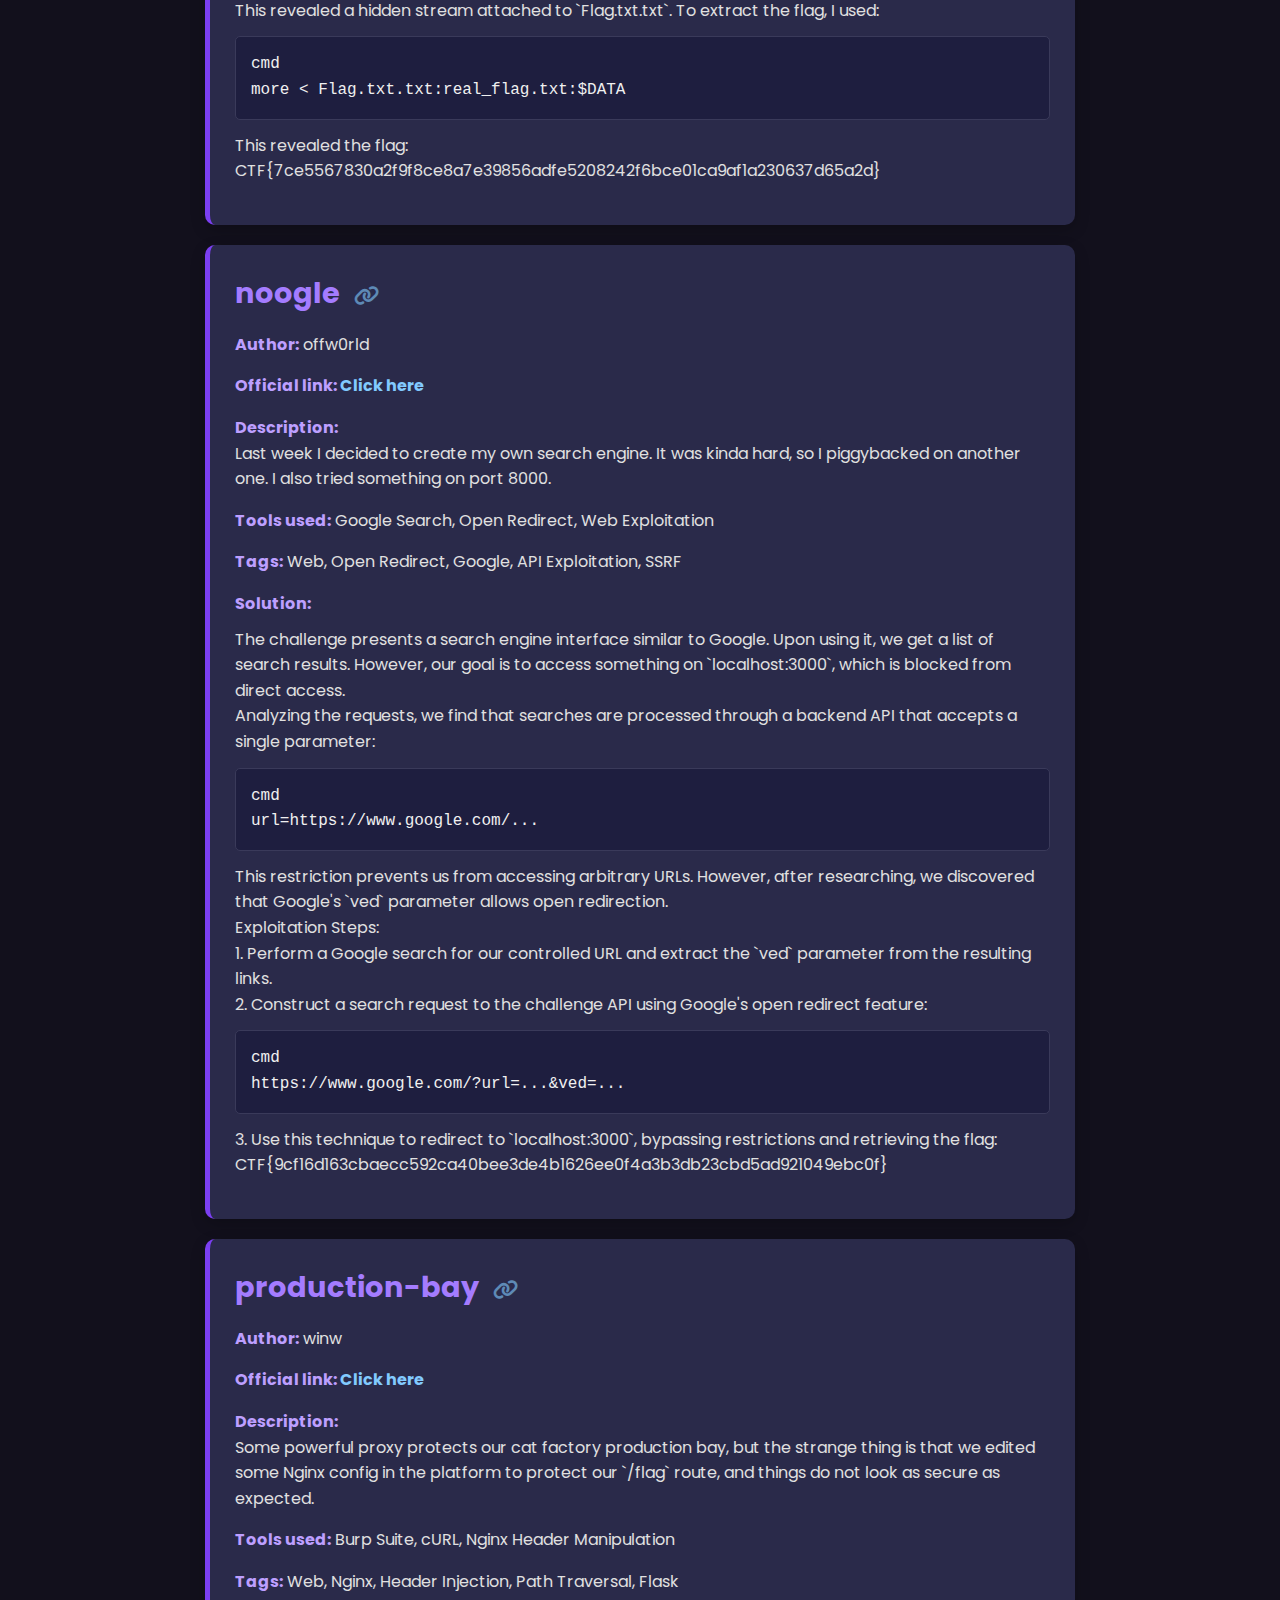
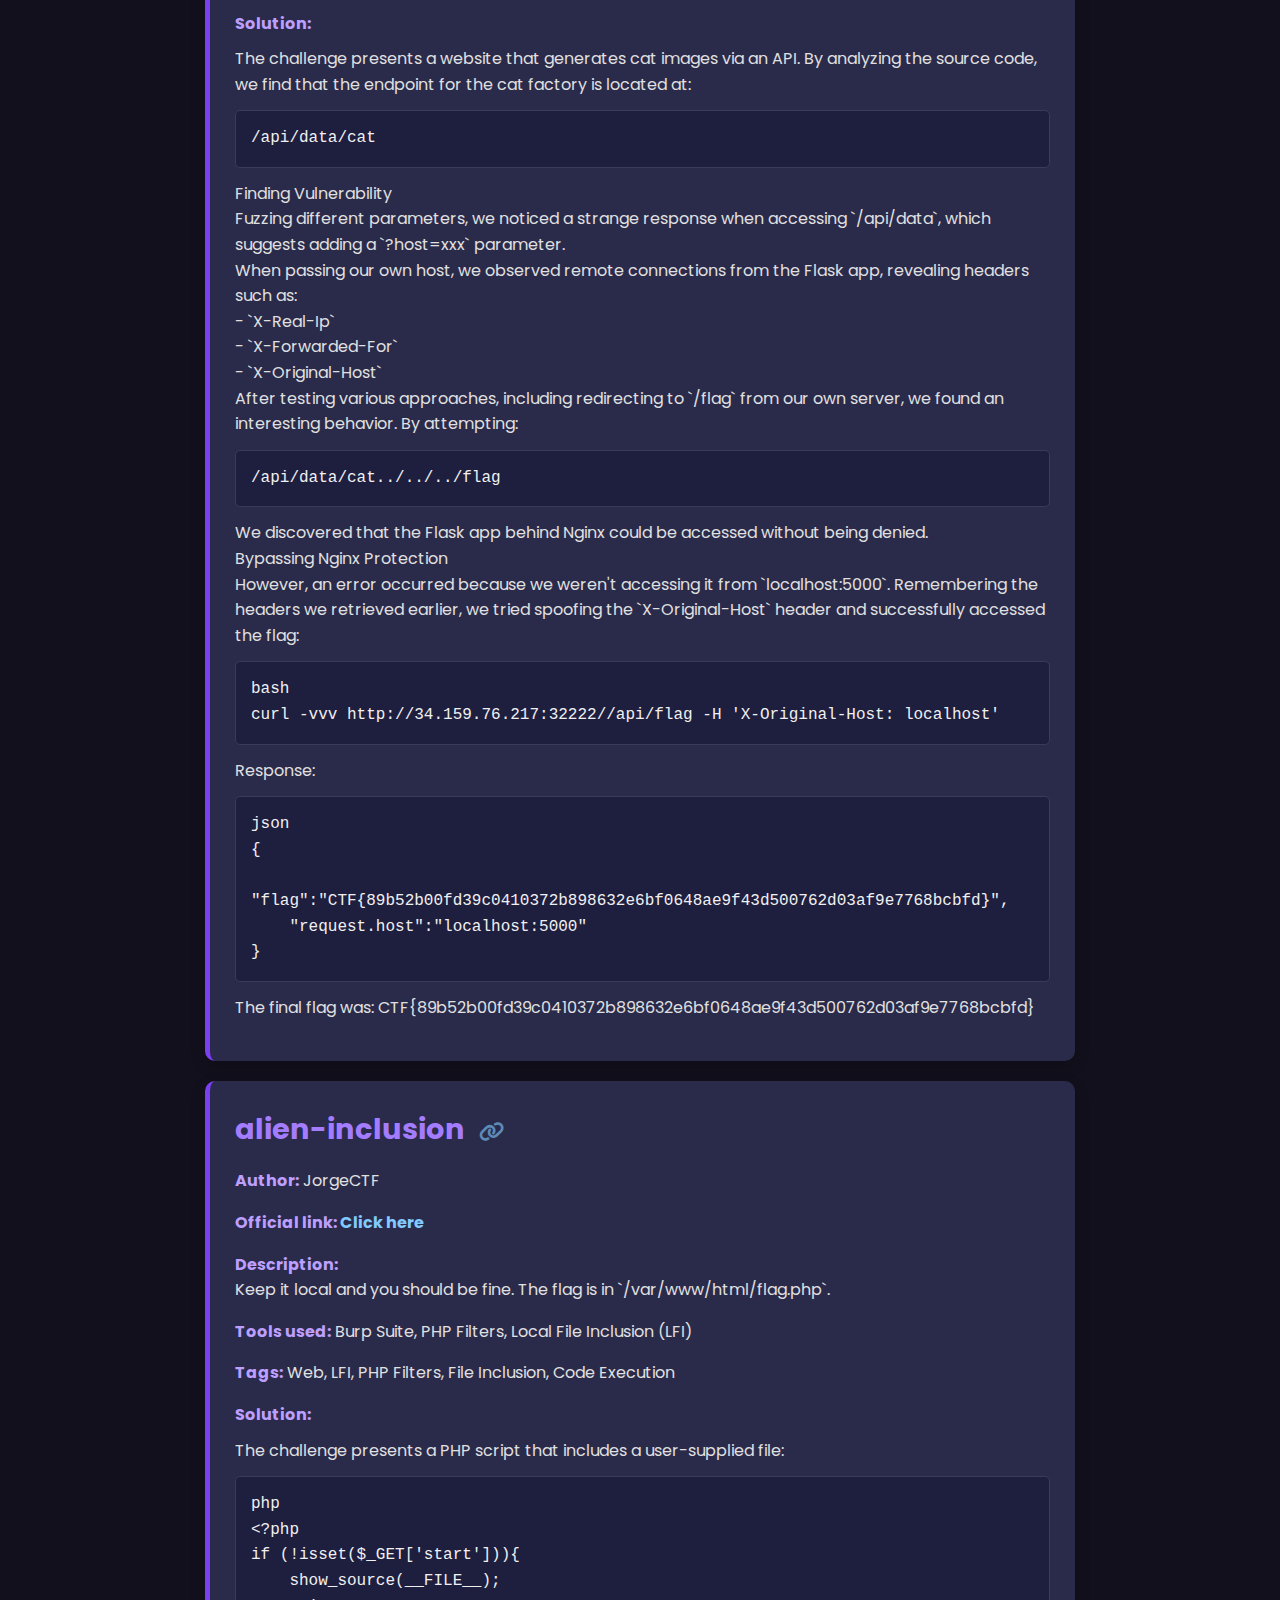
<file: writeups.html>
<!DOCTYPE html>
<html lang="en">
<head>
    <meta charset="UTF-8">
    <meta name="viewport" content="width=device-width, initial-scale=1.0">
    <title>CTFinder - Writeups</title>
    <link rel="stylesheet" href="css/style.css">
    <link rel="stylesheet" href="https://cdnjs.cloudflare.com/ajax/libs/font-awesome/6.0.0-beta3/css/all.min.css">
    <link href="https://fonts.googleapis.com/css2?family=Poppins:wght@300;400;600;700&display=swap" rel="stylesheet">
</head>
<body>
    <nav class="navbar">
        <div class="nav-logo">
            <a href="index.html">CTFinder</a>
        </div>
        <button class="nav-toggle" aria-label="toggle navigation" aria-expanded="false">
            <span class="hamburger-icon-bar"></span>
            <span class="hamburger-icon-bar"></span>
            <span class="hamburger-icon-bar"></span>
        </button>
        <ul class="nav-links" id="nav-links-list">
            <li><a href="index.html"><i class="fas fa-home"></i> Home</a></li>
            <li><a href="writeups.html"><i class="fas fa-file-alt"></i> Writeups</a></li>
            <li><a href="techniques.html"><i class="fas fa-tools"></i> Techniques</a></li>
        </ul>
    </nav>

    <div class="page-header">
        <h1>CTF Writeups</h1>
        <p class="subtitle">Browse and search for detailed solutions to CTF challenges.</p>
    </div>

    <div class="search-container-writeups">
        <div class="search-bar-wrapper">
            <i class="fas fa-search search-icon"></i>
            <input type="text" id="search" placeholder="Search by name, description, tools, content (e.g., 'SQL injection, nmap' or 'picoctf')" onkeyup="filterSolves()">
        </div>
    </div>
    
    <div class="filters-container">
        <div class="filters" id="filters">
            <label onclick="toggleFilter(this)" data-value="Web"><input type="checkbox" value="Web"> Web</label>
            <label onclick="toggleFilter(this)" data-value="Forensics"><input type="checkbox" value="Forensics"> Forensics</label>
            <label onclick="toggleFilter(this)" data-value="Reverse Engineering"><input type="checkbox" value="Reverse"> Reverse</label>
            <label onclick="toggleFilter(this)" data-value="Pwn"><input type="checkbox" value="Pwn"> Pwn</label>
            <label onclick="toggleFilter(this)" data-value="OSINT"><input type="checkbox" value="OSINT"> OSINT</label>
            <label onclick="toggleFilter(this)" data-value="Misc"><input type="checkbox" value="Misc"> Misc</label>
            <label onclick="toggleFilter(this)" data-value="Cryptography"><input type="checkbox" value="Cryptography"> Cryptography</label>
            <label onclick="toggleFilter(this)" data-value="ML/AI"><input type="checkbox" value="ML/AI"> ML/AI</label>
            <label onclick="toggleFilter(this)" data-value="Code Review"><input type="checkbox" value="Code Review"> Code Review</label>
            <label onclick="toggleFilter(this)" data-value="Steganography"><input type="checkbox" value="Steganography"> Steganography</label>
            <label onclick="toggleFilter(this)" data-value="Mobile"><input type="checkbox" value="Mobile"> Mobile</label>
            <label onclick="toggleFilter(this)" data-value="Malware"><input type="checkbox" value="Malware"> Malware</label>
        </div>
    </div>
    
    <div class="solve-container" id="solves">
        </div>

    <footer class="footer">
        <p>&copy; 2024 CTFinder. Created by N3agu. Icons by FontAwesome.</p>
    </footer>

    <script src="js/writeups.js"></script>
    <script>
        // Simple active link highlighter for nav
        const currentLocation = window.location.href;
        const navLinks = document.querySelectorAll('.nav-links a');
        navLinks.forEach(link => {
            if (link.href === currentLocation) {
                document.querySelectorAll('.nav-links a.active').forEach(active => active.classList.remove('active'));
                link.classList.add('active');
            }
        });
    </script>
</body>
</html>
</file>
<file: css/style.css>
/* General Styles */
body {
    background-color: #12101c;
    color: #E0E0E0;
    font-family: 'Poppins', sans-serif;
    margin: 0;
    padding: 0;
    line-height: 1.6;
}

html {
  box-sizing: border-box;
  -webkit-text-size-adjust: 100%; 
  -ms-text-size-adjust: 100%;
}

*, *::before, *::after {
  box-sizing: inherit;
}

.container {
    width: 90%;
    max-width: 1200px;
    margin: 0 auto;
    padding: 20px;
}

h1, h2, h3 {
    color: #A47CFF;
    margin-bottom: 0.5em;
}

a {
    color: #7B3FF2;
    text-decoration: none;
    transition: color 0.3s ease;
}

a:hover {
    color: #A47CFF;
}

/* Navigation Bar */
.navbar {
    background-color: #1E1E3F;
    padding: 15px 20px;
    display: flex;
    justify-content: space-between;
    align-items: center;
    box-shadow: 0 2px 10px rgba(0,0,0,0.3);
    position: sticky;
    top: 0;
    z-index: 1000;
}

.nav-logo a {
    color: #fff;
    font-size: 24px;
    font-weight: bold;
    letter-spacing: 1px;
}
.nav-logo a:hover {
    color: #A47CFF;
}

/* Nav Toggle (Hamburger Button) - Hidden on Desktop */
.nav-toggle {
    display: none;
    background: transparent;
    border: none;
    cursor: pointer;
    padding: 5px;
    z-index: 1001;
}

.hamburger-icon-bar {
    display: block;
    width: 25px;
    height: 3px;
    background-color: #fff;
    margin: 5px 0;
    transition: all 0.3s ease-in-out;
    border-radius: 1px;
}

/* Animation for Hamburger to "X" */
.nav-toggle.active .hamburger-icon-bar:nth-child(1) {
    transform: translateY(8px) rotate(45deg);
}
.nav-toggle.active .hamburger-icon-bar:nth-child(2) {
    opacity: 0;
}
.nav-toggle.active .hamburger-icon-bar:nth-child(3) {
    transform: translateY(-8px) rotate(-45deg);
}


/* Nav Links - Base (Desktop) */
.nav-links {
    list-style: none;
    padding: 0;
    margin: 0;
    display: flex;
    align-items: center;
}

.nav-links li {
    margin-left: 25px;
}

.nav-links a {
    color: #E0E0E0;
    font-size: 16px;
    padding: 8px 12px;
    border-radius: 5px;
    transition: background-color 0.3s ease, color 0.3s ease;
    display: flex;
    align-items: center;
}

.nav-links a i {
    margin-right: 6px;
}

.nav-links a:hover,
.nav-links a.active {
    background-color: #7B3FF2;
    color: #fff;
}

/* Page Header (for Writeups and Techniques pages) */
.page-header {
    background: linear-gradient(135deg, #7B3FF2 0%, #9333EA 100%);
    color: #fff;
    padding: 40px 20px;
    text-align: center;
    margin-bottom: 30px;
}
.page-header h1 {
    color: #fff;
    font-size: 2.8em;
    margin-bottom: 10px;
}
.page-header .subtitle {
    font-size: 1.2em;
    color: #eee;
    max-width: 700px;
    margin: 0 auto;
}


/* Hero Section (Home Page) */
.hero-section {
    background: linear-gradient(rgba(28, 28, 63, 0.85), rgba(28, 28, 63, 0.95)), url('../images/hero-bg.jpg');
    background-color: #1E1E3F;
    background-size: cover;
    background-position: center;
    color: #fff;
    padding: 80px 20px;
    text-align: center;
    min-height: 70vh;
    display: flex;
    flex-direction: column;
    justify-content: center;
    align-items: center;
}

.hero-content h1 {
    font-size: 3em;
    color: #fff;
    margin-bottom: 20px;
    text-shadow: 2px 2px 4px rgba(0,0,0,0.3);
}

.hero-content .subtitle {
    font-size: 1.3em;
    color: #E0E0E0;
    margin-bottom: 30px;
    max-width: 600px;
    margin-left: auto;
    margin-right: auto;
}

.hero-buttons .btn {
    padding: 15px 30px;
    font-size: 1.1em;
    border-radius: 8px;
    margin: 10px;
    text-decoration: none;
    color: #fff;
    transition: transform 0.2s ease, box-shadow 0.2s ease;
    display: inline-block;
    border: none;
    cursor: pointer;
}
.hero-buttons .btn i {
    margin-right: 8px;
}

.btn-primary {
    background-color: #7B3FF2;
    box-shadow: 0 4px 15px rgba(123, 63, 242, 0.4);
}
.btn-primary:hover {
    background-color: #6A0DAD;
    transform: translateY(-2px);
    box-shadow: 0 6px 20px rgba(123, 63, 242, 0.5);
    color: #fff;
}

.btn-secondary {
    background-color: transparent;
    border: 2px solid #A47CFF;
    color: #fff;
    padding: 15px 30px;
    font-size: 1.1em;
    border-radius: 8px;
    margin: 10px;
    text-decoration: none;
    display: inline-block;
    cursor: pointer;
    transition: color 0.3s ease, border-color 0.3s ease;
}

.btn-secondary:hover {
    background-color: transparent;
    color: #A47CFF;
    border-color: #A47CFF;
}

.techniques-content {
    padding-top: 20px;
    padding-bottom: 40px;
}

.technique-category {
    background-color: #2A2A4A;
    padding: 20px 25px;
    margin-bottom: 25px;
    border-radius: 8px;
    box-shadow: 0 3px 10px rgba(0,0,0,0.2);
}

.technique-category h2 {
    color: #A47CFF;
    font-size: 1.6em;
    border-bottom: 2px solid #7B3FF2;
    padding-bottom: 10px;
    margin-bottom: 15px;
}
.technique-category h2 i {
    margin-right: 10px;
    color: #7B3FF2;
}

.technique-category ul {
    list-style: none;
    padding-left: 0;
}

.technique-category ul li {
    border-bottom: 1px dashed #3A3A5A;
}
.technique-category ul li:last-child {
    border-bottom: none;
}

.technique-category ul li details {
    width: 100%;
}

.technique-category ul li details summary {
    padding: 12px 0;
    font-size: 1.1em;
    color: #D0D0FF;
    font-weight: 600;
    cursor: pointer;
    outline: none;
    list-style: none;
    transition: color 0.2s ease;
    position: relative;
}

.technique-category ul li details summary::-webkit-details-marker {
    display: none;
}
.technique-category ul li details summary::marker {
    display: none;
}


.technique-category ul li details summary:hover {
    color: #A47CFF;
}

.technique-category ul li details summary::before {
    content: "\f0da";
    font-family: "Font Awesome 5 Free";
    font-weight: 900;
    margin-right: 10px;
    color: #7B3FF2;
    display: inline-block;
    transition: transform 0.2s ease-in-out;
}

.technique-category ul li details[open] > summary::before {
    transform: rotate(90deg);
}


.technique-details-content {
    padding: 5px 0 15px 25px;
    color: #C0C0C0;
    font-size: 0.95em;
    line-height: 1.7;
}
.technique-details-content p {
    margin-bottom: 10px;
}
.technique-details-content p:last-child {
    margin-bottom: 0;
}
.technique-details-content em {
    color: #888;
}

.stats-section {
    display: flex;
    justify-content: space-around;
    align-items: center;
    background-color: #2A2A4A;
    padding: 30px 20px;
    border-radius: 10px;
    margin: 40px auto;
    max-width: 800px;
    box-shadow: 0 5px 15px rgba(0,0,0,0.2);
}
.stat-item {
    text-align: center;
    color: #E0E0E0;
}
.stat-item i {
    font-size: 2.5em;
    color: #7B3FF2;
    margin-bottom: 10px;
}
.stat-item p {
    font-size: 1.2em;
    font-weight: 600;
    margin: 0;
}
.stat-item span {
    font-size: 1.8em;
    font-weight: 700;
    color: #A47CFF;
    display: block;
}

/* Home Page Sections */
.home-section {
    padding: 40px 0;
    text-align: center;
}
.section-title {
    font-size: 2.2em;
    color: #A47CFF;
    margin-bottom: 10px;
}
.section-title i {
    margin-right: 10px;
    color: #7B3FF2;
}
.section-subtitle {
    font-size: 1.1em;
    color: #B0B0B0;
    margin-bottom: 30px;
    max-width: 700px;
    margin-left: auto;
    margin-right: auto;
}

/* Featured Writeups Grid & Cards */
.featured-grid {
    display: grid;
    grid-template-columns: repeat(auto-fit, minmax(300px, 1fr));
    gap: 25px;
    margin-top: 20px;
}

.featured-card {
    background-color: #2A2A4A;
    padding: 25px;
    border-radius: 10px;
    text-align: left;
    box-shadow: 0 4px 12px rgba(0,0,0,0.2);
    transition: transform 0.3s ease, box-shadow 0.3s ease;
    display: flex;
    flex-direction: column;
}
.featured-card:hover {
    transform: translateY(-5px);
    box-shadow: 0 6px 18px rgba(123, 63, 242, 0.3);
}
.featured-card .card-icon-placeholder {
    font-size: 2em;
    color: #7B3FF2;
    margin-bottom: 15px;
    text-align: center;
}
.featured-card h3 {
    font-size: 1.4em;
    color: #A47CFF;
    margin-top: 0;
    margin-bottom: 10px;
}
.featured-card .card-description {
    font-size: 0.95em;
    color: #C0C0C0;
    flex-grow: 1;
    margin-bottom: 15px;
    line-height: 1.5;
}
.featured-card .card-tags {
    margin-bottom: 15px;
}
.featured-card .tag {
    background-color: #3c3c5a;
    color: #A47CFF;
    padding: 4px 8px;
    border-radius: 15px;
    font-size: 0.8em;
    margin-right: 5px;
    display: inline-block;
    margin-bottom: 5px;
}
.btn-view-writeup {
    background-color: #7B3FF2;
    color: #fff;
    padding: 10px 15px;
    border-radius: 5px;
    text-align: center;
    font-weight: 600;
    display: block;
    margin-top: auto;
    transition: background-color 0.3s ease;
}
.btn-view-writeup:hover {
    background-color: #6A0DAD;
    color: #fff;
}
.btn-view-writeup i {
    margin-left: 8px;
    transition: transform 0.2s ease;
}
.btn-view-writeup:hover i {
    transform: translateX(3px);
}


/* Popular Techniques Grid & Cards */
.techniques-grid {
    display: grid;
    grid-template-columns: repeat(auto-fit, minmax(250px, 1fr));
    gap: 25px;
}
.technique-card {
    background-color: #2A2A4A;
    padding: 25px;
    border-radius: 10px;
    text-align: center;
    box-shadow: 0 4px 12px rgba(0,0,0,0.2);
    transition: transform 0.3s ease, box-shadow 0.3s ease;
    color: #E0E0E0;
}
.technique-card:hover {
    transform: translateY(-5px);
    box-shadow: 0 6px 18px rgba(123, 63, 242, 0.3);
    color: #fff;
}
.technique-card i {
    font-size: 2.5em;
    color: #7B3FF2;
    margin-bottom: 15px;
}
.technique-card h3 {
    font-size: 1.3em;
    color: #A47CFF;
    margin-bottom: 8px;
}
.technique-card p {
    font-size: 0.9em;
    color: #B0B0B0;
    margin-bottom: 0;
}

/* Search Container and Filters (Writeups Page) */
.search-container-writeups {
    margin: 30px auto;
    max-width: 800px;
    padding: 0 20px;
}

.search-bar-wrapper {
    position: relative;
    display: flex;
    align-items: center;
}

.search-bar-wrapper .search-icon {
    position: absolute;
    left: 15px;
    color: #A47CFF;
    font-size: 1.2em;
}

#search {
    width: 100%;
    padding: 15px 20px 15px 45px;
    font-size: 18px;
    background: #2A2A4A;
    color: #fff;
    border: 1px solid #7B3FF2;
    border-radius: 8px;
    outline: none;
    transition: border-color 0.3s ease, box-shadow 0.3s ease;
}
#search:focus {
    border-color: #A47CFF;
    box-shadow: 0 0 0 3px rgba(164, 124, 255, 0.3);
}

.filters-container {
    display: flex;
    justify-content: center;
    margin-bottom: 30px;
}
.filters {
    display: flex;
    flex-wrap: wrap;
    justify-content: center;
    gap: 10px;
    max-width: 900px;
}

.filters label {
    background: #2A2A4A;
    color: #E0E0E0;
    padding: 10px 15px;
    border-radius: 20px;
    border: 1px solid #7B3FF2;
    cursor: pointer;
    transition: background-color 0.3s ease, color 0.3s ease, border-color 0.3s ease;
    font-size: 14px;
    text-align: center;
}

.filters label input {
    display: none;
}

.filters label:hover {
    border-color: #A47CFF;
}

.filters label.active {
    background: #7B3FF2;
    color: #fff;
    border-color: #7B3FF2;
}

/* Solve Container and Individual Solves (Writeups Page) */
.solve-container {
    max-width: 900px;
    margin: auto;
    padding: 0 15px;
}

.solve {
    background: #2A2A4A;
    padding: 25px;
    margin: 20px 0;
    border-radius: 10px;
    border-left: 5px solid #7B3FF2;
    box-shadow: 0 5px 15px rgba(0, 0, 0, 0.2);
    word-wrap: break-word;
    overflow-wrap: break-word;
    transition: transform 0.3s ease, box-shadow 0.3s ease;
}
.solve:hover {
    transform: translateY(-5px);
    box-shadow: 0 8px 25px rgba(123, 63, 242, 0.3);
}

.solve h2 {
    color: #A47CFF;
    text-align: left;
    margin-top: 0;
    font-size: 1.8em;
}

.permalink-icon {
    font-size: 0.7em;
    margin-left: 8px;
    color: #7B3FF2;
    opacity: 0.6;
    transition: opacity 0.2s ease;
}
.solve h2:hover .permalink-icon {
    opacity: 1;
}
.permalink-icon:hover {
    color: #A47CFF;
}

.solve-content {
    text-align: left;
    width: 100%;
}

.solve-content p {
    margin-bottom: 10px;
}
.solve-content p strong {
    color: #BD9FFF;
}

.solve a {
    color: #82CAFF;
    font-weight: bold;
}
.solve a:hover {
    text-decoration: underline;
    color: #A47CFF;
}

.solve pre {
    background: #1E1E3F;
    padding: 15px;
    border-radius: 5px;
    overflow-x: auto;
    white-space: pre-wrap;
    word-wrap: break-word;
    border: 1px solid #3A3A5A;
    color: #F0F0F0;
}
.solve pre code {
    font-family: 'Courier New', Courier, monospace;
}

.solve img {
    max-width: 100%;
    height: auto;
    border-radius: 5px;
    margin: 10px 0;
    border: 2px solid #7B3FF2;
}

.solve details {
    margin-top: 20px;
    background-color: #1E1E3F;
    padding: 15px;
    border-radius: 5px;
    border: 1px solid #3A3A5A;
}
.solve details summary {
    cursor: pointer;
    font-weight: bold;
    color: #A47CFF;
}
.solve details summary:hover {
    color: #fff;
}
.solve details p {
    margin: 8px 0 0 15px;
}

/* Techniques Page Specific Styles */
.techniques-content {
    padding-top: 20px;
    padding-bottom: 40px;
}

.technique-category {
    background-color: #2A2A4A;
    padding: 20px;
    margin-bottom: 25px;
    border-radius: 8px;
    box-shadow: 0 3px 10px rgba(0,0,0,0.2);
}

.technique-category h2 {
    color: #A47CFF;
    font-size: 1.6em;
    border-bottom: 2px solid #7B3FF2;
    padding-bottom: 10px;
    margin-bottom: 15px;
}
.technique-category h2 i {
    margin-right: 10px;
    color: #7B3FF2;
}

.technique-category ul {
    list-style: none;
    padding-left: 0;
}

.technique-category ul li {
    padding: 8px 0;
    border-bottom: 1px dashed #3A3A5A;
    font-size: 1.1em;
    color: #C0C0C0;
}
.technique-category ul li:last-child {
    border-bottom: none;
}

/* Footer */
.footer {
    background-color: #1E1E3F;
    color: #B0B0B0;
    text-align: center;
    padding: 20px;
    margin-top: 40px;
    font-size: 0.9em;
    border-top: 1px solid #3A3A5A;
}
.footer p {
    margin: 0;
}


/* Responsive Design */
@media (max-width: 768px) {
    .nav-toggle {
        display: block; 
    }

    .navbar {
        padding: 15px 20px;
    }
    
        .nav-links {
        display: none;
        flex-direction: column;
        align-items: center;
        position: absolute;
        top: 100%;
        left: 0;
        width: 100%;
        background-color: #2A2A4A;
        padding: 10px 0;
        box-shadow: 0 4px 10px rgba(0,0,0,0.2);
        border-top: 1px solid #3A3A5A;
        margin-left: 0;
        margin-right: 0;
    }

    .nav-links.active {
        display: flex;
    }

    .nav-links li {
        margin: 0;
        width: 100%;
        text-align: center;
    }

    .nav-links li:not(:last-child) {
        border-bottom: 1px solid rgba(123, 63, 242, 0.2);
    }

    .nav-links a {
        padding: 15px 20px; 
        width: 100%;
        justify-content: center;
        color: #E0E0E0;
        box-sizing: border-box;
    }

    .nav-links a:hover,
    .nav-links a.active {
        background-color: #7B3FF2;
        color: #fff;
    }

    .hero-content h1 {
        font-size: 2.2em;
    }
    .hero-content .subtitle {
        font-size: 1.1em;
    }
    .hero-buttons .btn {
        padding: 12px 24px;
        font-size: 1em;
        display: block;
        width: 80%;
        margin: 10px auto;
    }

    .page-header h1 {
        font-size: 2em;
    }
    .page-header .subtitle {
        font-size: 1em;
    }

    #search {
        width: calc(100% - 40px);
        font-size: 16px;
    }

    .filters {
        justify-content: center;
    }
    .filters label {
        width: auto;
        padding: 8px 12px;
        font-size: 13px;
    }

    .solve {
        padding: 15px;
    }
    .solve h2 {
        font-size: 1.5em;
    }

    .hero-content h1 { font-size: 2.2em; }
    .hero-content .subtitle { font-size: 1.1em; }

    .stats-section {
        flex-direction: column;
        gap: 20px;
    }
    .stat-item p { font-size: 1.1em; }
    .stat-item span { font-size: 1.6em; }

    .section-title { font-size: 2em; }
    .section-subtitle { font-size: 1em; }

    .featured-grid, .techniques-grid {
        grid-template-columns: 1fr;
    }
}

@media (max-width: 480px) {
    .nav-logo a {
        font-size: 20px;
    }
    .nav-links a {
        font-size: 14px;
        padding: 6px 8px;
    }
    .nav-links a i {
        margin-right: 4px;
    }

    .hero-content h1 {
        font-size: 1.8em;
    }
    .hero-content .subtitle {
        font-size: 1em;
    }
    .btn-primary, .btn-secondary {
        font-size: 0.9em;
    }

    .page-header h1 {
        font-size: 1.8em;
    }
    .page-header .subtitle {
        font-size: 0.9em;
    }

    .search-bar-wrapper .search-icon {
        font-size: 1em;
        left: 12px;
    }
    #search {
        padding: 12px 15px 12px 35px;
        font-size: 15px;
    }

    .solve h2 {
        font-size: 1.3em;
    }
    .solve-content p {
        font-size: 0.95em;
    }

    .hero-content h1 { font-size: 1.8em; }
    .hero-content .subtitle { font-size: 1em; }
    
    .stats-section { padding: 20px 15px; }
    .stat-item i { font-size: 2em; }
    .stat-item p { font-size: 1em; }
    .stat-item span { font-size: 1.4em; }

    .section-title { font-size: 1.7em; }
    .section-subtitle { font-size: 0.9em; }

    .featured-card h3, .technique-card h3 { font-size: 1.2em; }
}
</file>
